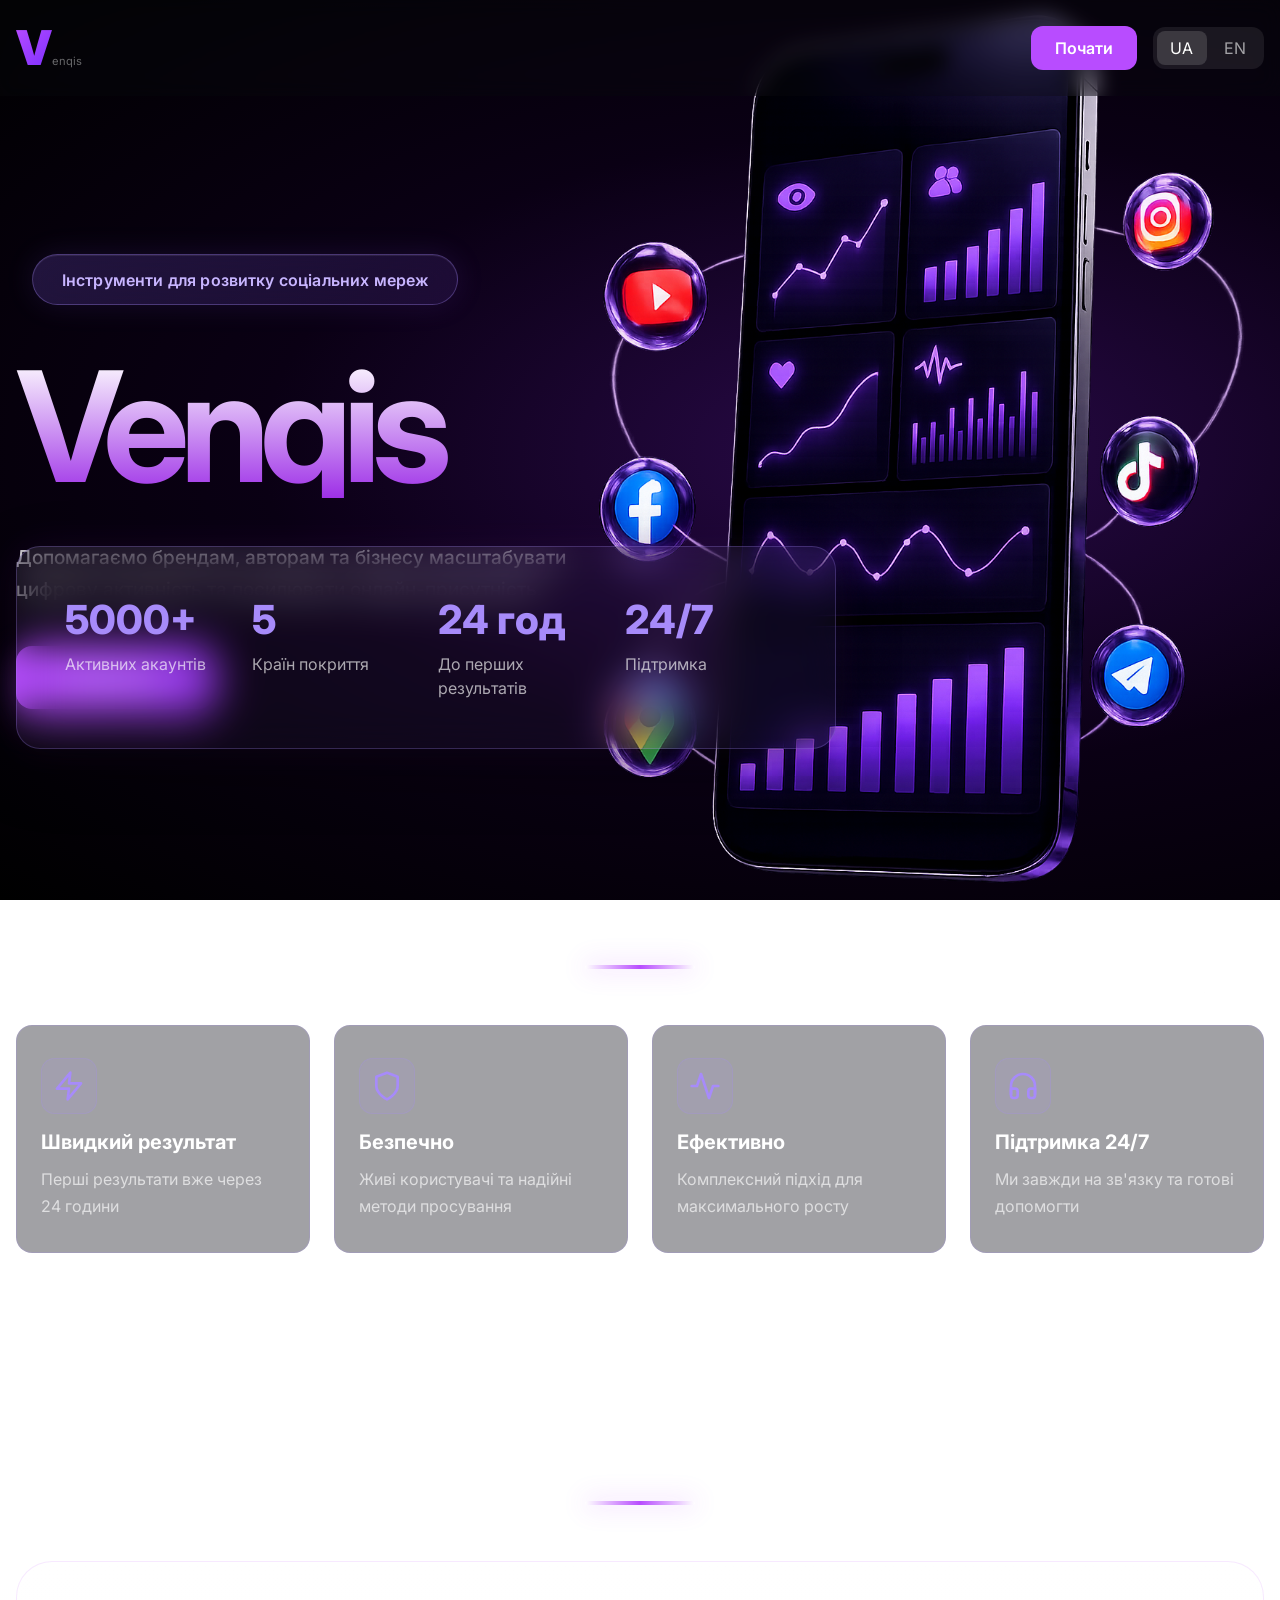
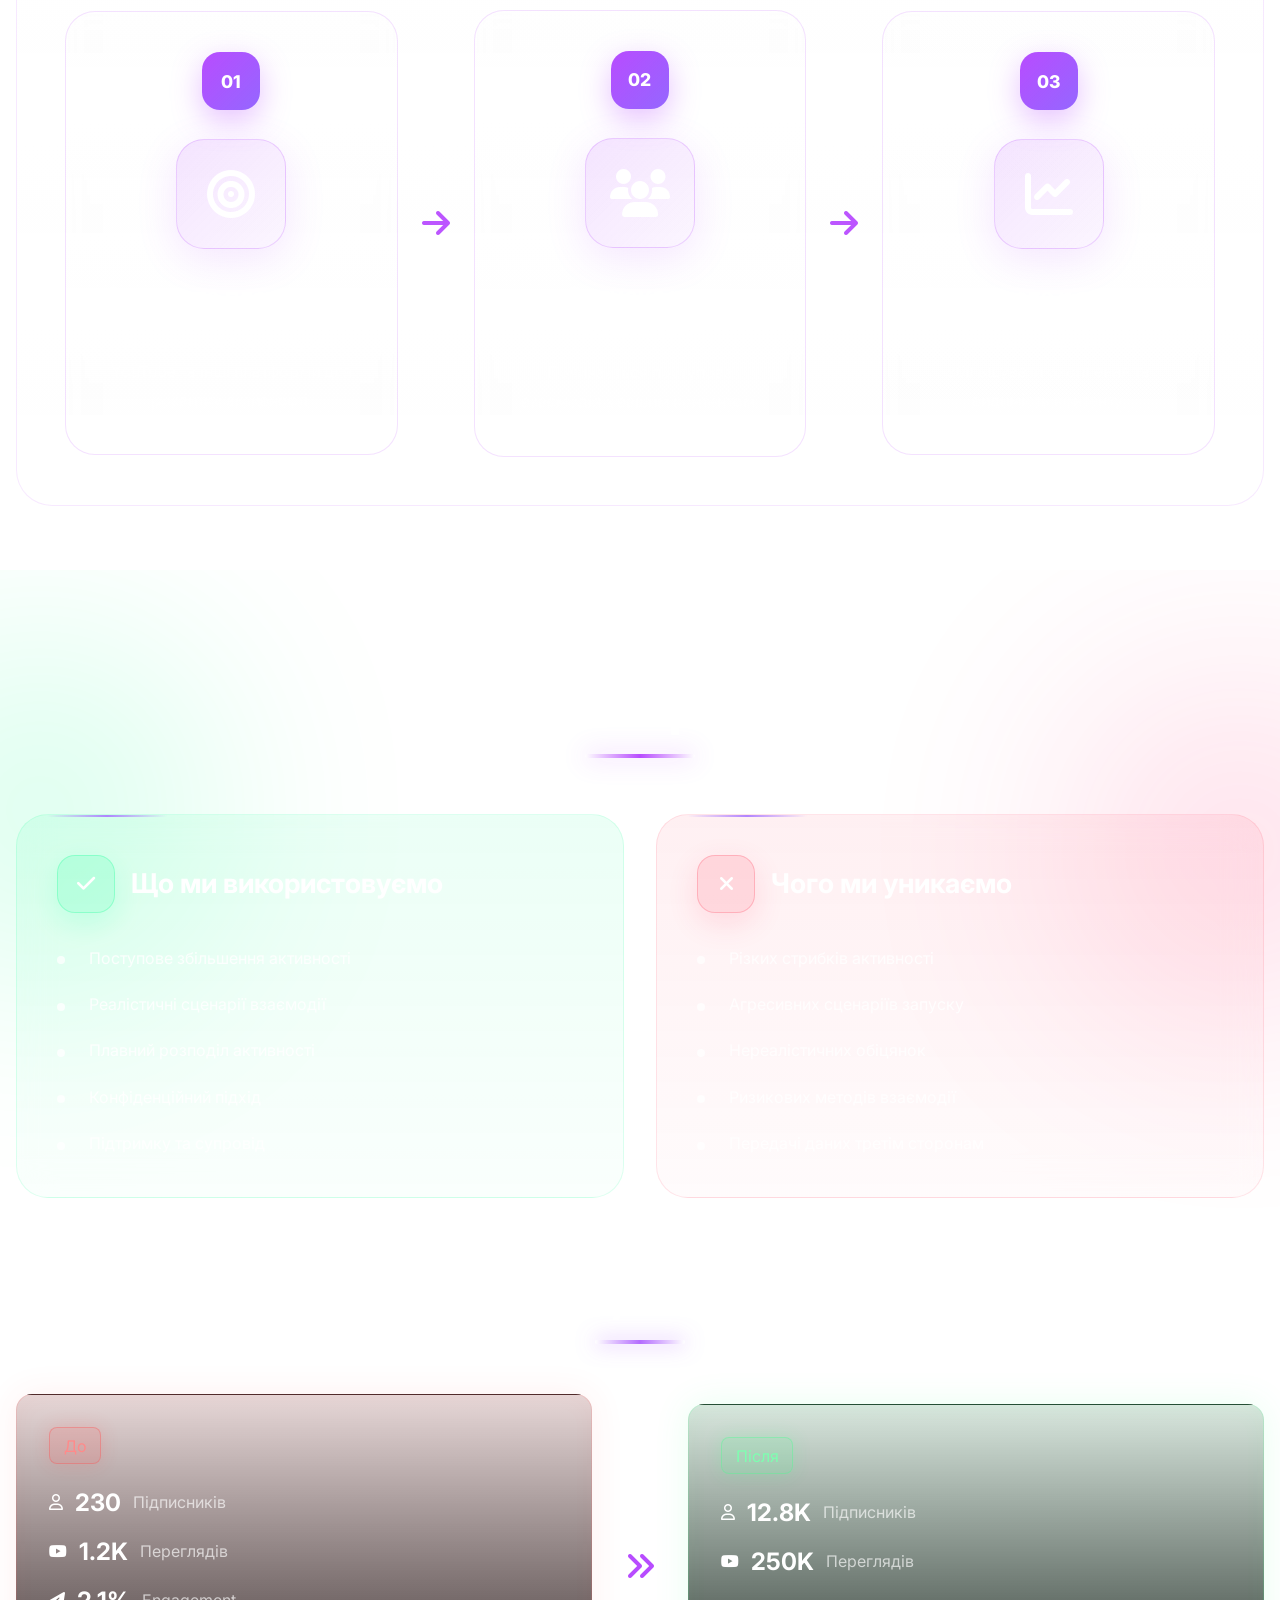
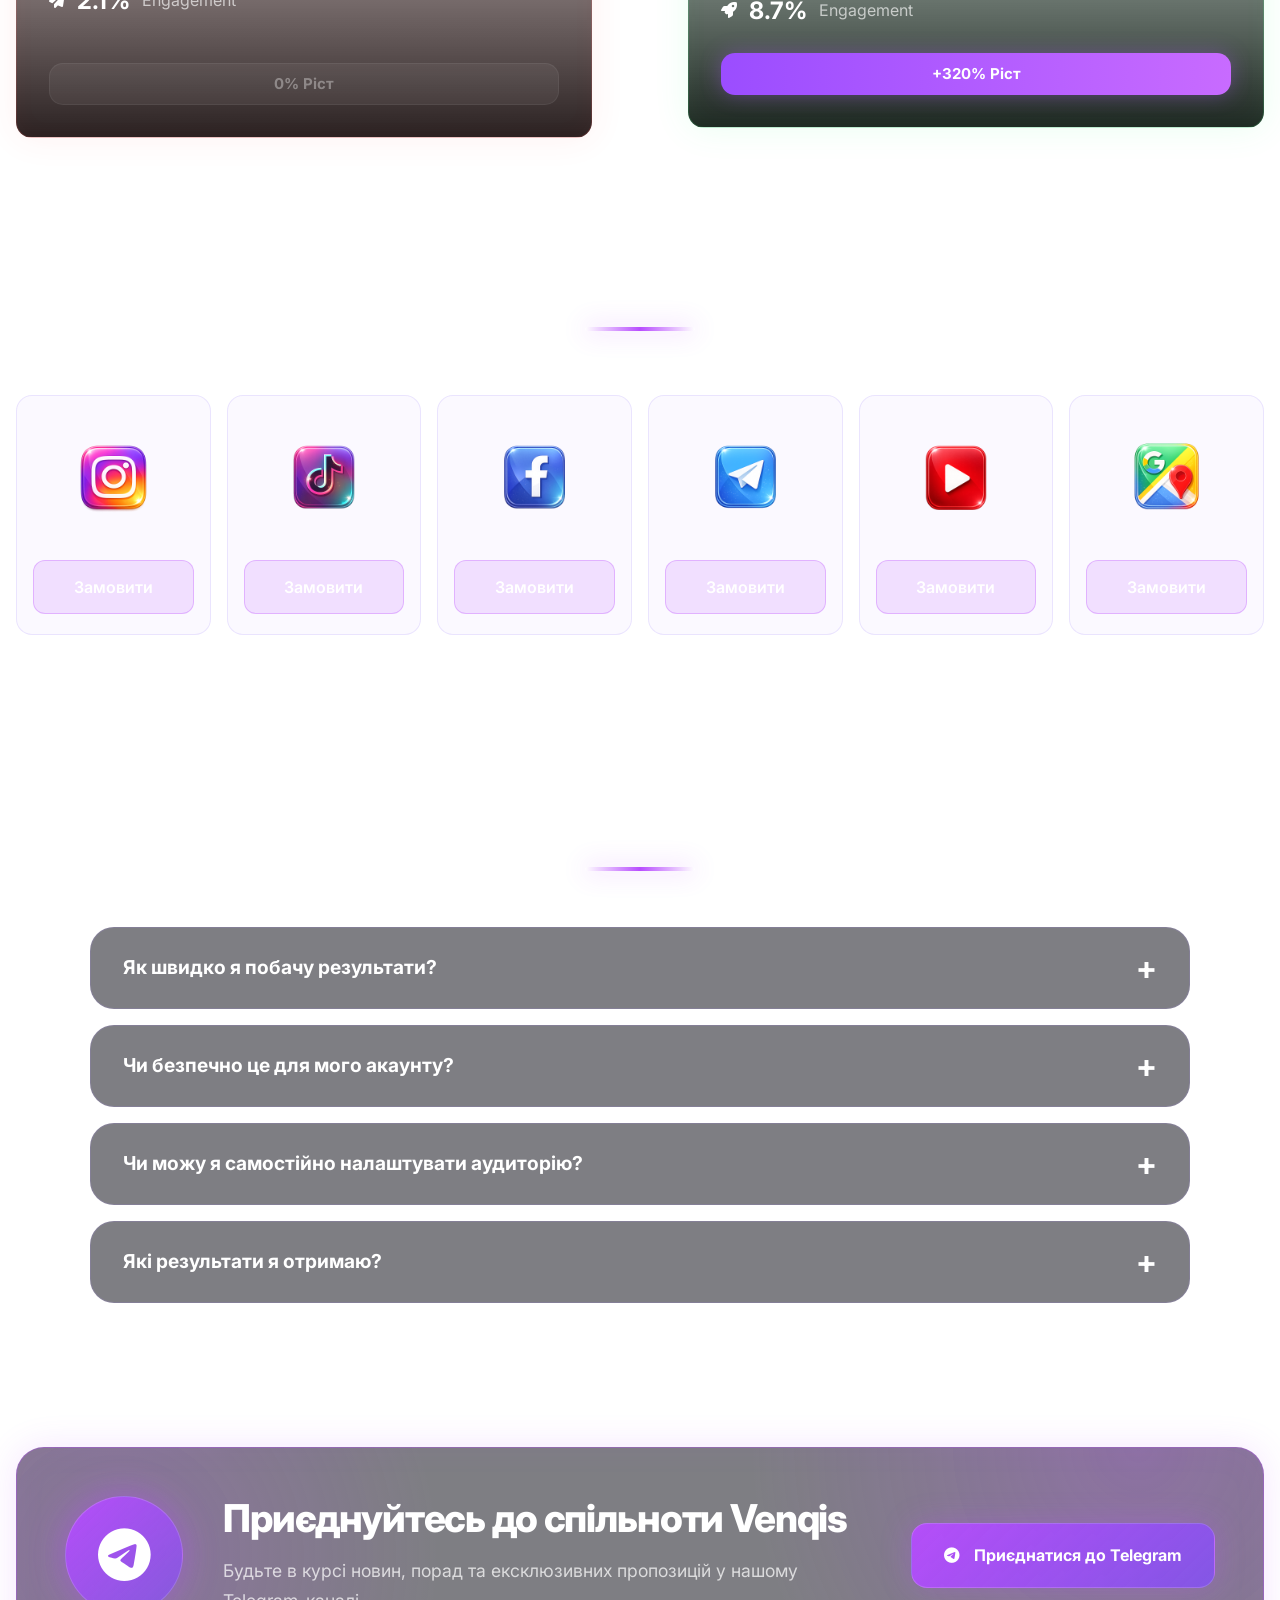
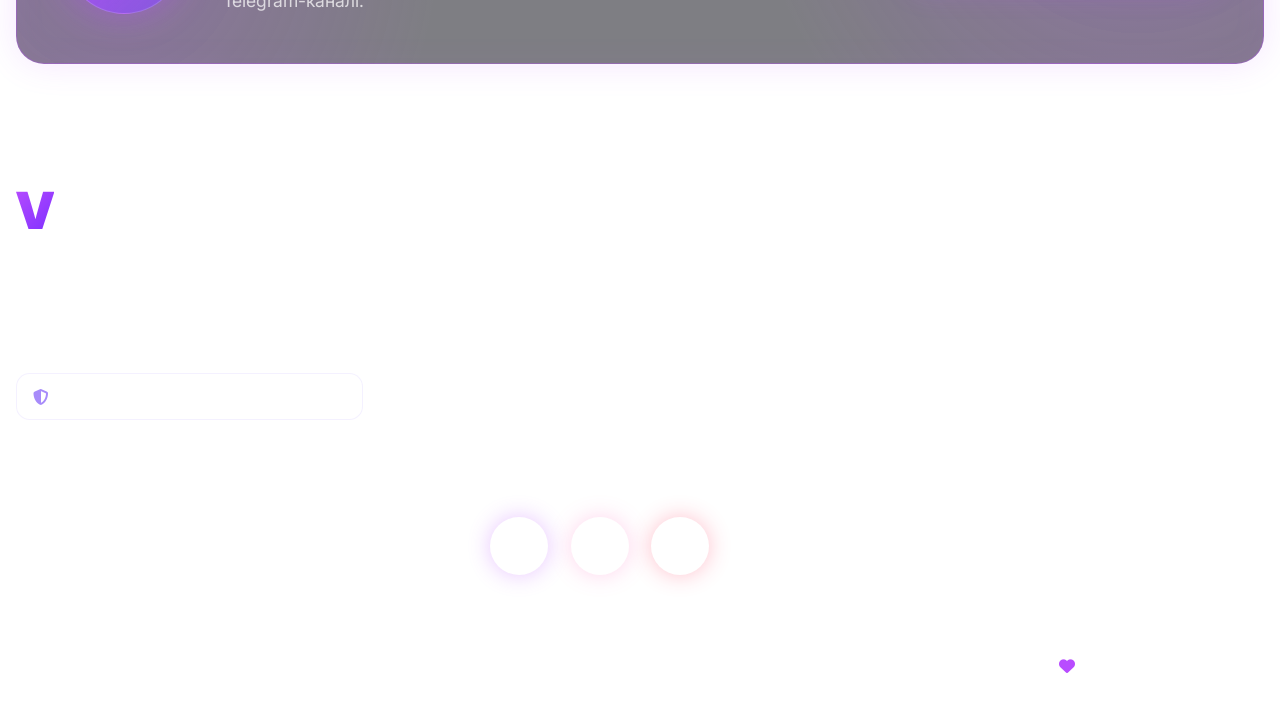
<file: templates/index.html>
<!DOCTYPE html>
<html lang="uk">

<link rel="stylesheet" href="https://cdnjs.cloudflare.com/ajax/libs/font-awesome/6.5.1/css/all.min.css" />

<head>
    <meta charset="UTF-8" />
    <meta name="viewport" content="width=device-width, initial-scale=1.0" />

    <title>Venqis - Інструменти для розвитку соціальних мереж</title>

    <link rel="stylesheet" href="../static/style.css" />

    <link rel="stylesheet" href="https://cdnjs.cloudflare.com/ajax/libs/font-awesome/6.5.1/css/all.min.css" />
</head>

<body>

    <!-- ================= HEADER ================= -->
    <header class="header">
        <div class="container">
            <div class="header-row">

                <div class="logo">
                    <span class="logo-v">V</span>
                    <span class="logo-rest">enqis</span>
                </div>

                <div class="header-actions">

                    <button class="btn btn-header" data-lang="nav_start">
                        Почати
                    </button>

                    <div class="lang-switcher">

                        <button class="lang-btn active" data-lang-code="uk" type="button">
                            UA
                        </button>

                        <button class="lang-btn" data-lang-code="en" type="button">
                            EN
                        </button>

                    </div>
                </div>

            </div>
        </div>
    </header>

    <!-- ================= HERO ================= -->
    <section class="hero-section">

        <div class="container">

            <div class="hero-grid">

                <!-- LEFT -->
                <div class="hero-content">

                    <div class="hero-badge" data-lang="hero_badge">
                        Інструменти для розвитку соціальних мереж
                    </div>

                    <h1 class="hero-title">
                        Venqis
                    </h1>

                    <p class="hero-text" data-lang="hero_text">
                        Допомагаємо брендам, авторам та бізнесу масштабувати цифрову активність та посилювати
                        онлайн-присутність.
                    </p>

                    <div class="hero-actions">

                        <button class="btn btn-primary" data-lang="hero_btn_start">
                            Розпочати
                        </button>

                    </div>

                </div>

                <!-- RIGHT -->
                <div class="hero-image">

                    <img src="../static/phone.png" alt="Venqis App" />

                </div>

            </div>

        </div>

    </section>

    <!-- ================= STATS ================= -->
    <section class="stats-section">

        <div class="container">

            <div class="stats-bar">

                <div class="stat-item">
                    <div class="stat-number">5000+</div>

                    <div class="stat-label" data-lang="stat_accounts">
                        Активних акаунтів
                    </div>
                </div>

                <div class="stat-item">
                    <div class="stat-number">5</div>

                    <div class="stat-label" data-lang="stat_countries">
                        Країн покриття
                    </div>
                </div>

                <div class="stat-item">
                    <div class="stat-number">24 год</div>

                    <div class="stat-label" data-lang="stat_results">
                        До перших результатів
                    </div>
                </div>

                <div class="stat-item">
                    <div class="stat-number">24/7</div>

                    <div class="stat-label" data-lang="stat_support">
                        Підтримка
                    </div>
                </div>

            </div>

        </div>

    </section>

    <!-- ================= FEATURES ================= -->
    <section class="features-section">

        <div class="container">
            <div class="features-heading">
                <h2 class="features-title" data-lang="features_title">
                    Створено для стабільного росту
                </h2>
            </div>

            <div class="features-grid">

                <!-- ITEM -->
                <article class="feature-item">

                    <div class="feature-icon">
                        <svg viewBox="0 0 24 24" fill="none">
                            <polygon points="13 2 3 14 12 14 11 22 21 10 12 10 13 2"></polygon>
                        </svg>
                    </div>

                    <div class="feature-content">

                        <h3 data-lang="feature_fast_title">
                            Швидкий результат
                        </h3>

                        <p data-lang="feature_fast_text">
                            Перші результати вже через 24 години
                        </p>

                    </div>

                </article>

                <!-- ITEM -->
                <article class="feature-item">

                    <div class="feature-icon">
                        <svg viewBox="0 0 24 24" fill="none">
                            <path d="M12 22s8-4 8-10V5l-8-3-8 3v7c0 6 8 10 8 10z" />
                        </svg>
                    </div>

                    <div class="feature-content">

                        <h3 data-lang="feature_safe_title">
                            Безпечно
                        </h3>

                        <p data-lang="feature_safe_text">
                            Живі користувачі та надійні методи просування
                        </p>

                    </div>

                </article>

                <!-- ITEM -->
                <article class="feature-item">

                    <div class="feature-icon">
                        <svg viewBox="0 0 24 24" fill="none">
                            <polyline points="22 12 18 12 15 21 9 3 6 12 2 12"></polyline>
                        </svg>
                    </div>

                    <div class="feature-content">

                        <h3 data-lang="feature_effective_title">
                            Ефективно
                        </h3>

                        <p data-lang="feature_effective_text">
                            Комплексний підхід для максимального росту
                        </p>

                    </div>

                </article>

                <!-- ITEM -->
                <article class="feature-item">

                    <div class="feature-icon">
                        <svg viewBox="0 0 24 24" fill="none">
                            <path d="M3 18v-6a9 9 0 0 1 18 0v6"></path>
                            <path
                                d="M21 19a2 2 0 0 1-2 2h-1a2 2 0 0 1-2-2v-3a2 2 0 0 1 2-2h3zM3 19a2 2 0 0 0 2 2h1a2 2 0 0 0 2-2v-3a2 2 0 0 0-2-2H3z">
                            </path>
                        </svg>
                    </div>

                    <div class="feature-content">

                        <h3 data-lang="feature_support_title">
                            Підтримка 24/7
                        </h3>

                        <p data-lang="feature_support_text">
                            Ми завжди на зв'язку та готові допомогти
                        </p>

                    </div>

                </article>

            </div>

        </div>

    </section>
    <section class="process-section">
    
        <div class="container">
    
            <div class="process-heading">
                <h2 class="process-title" data-lang="process_title">
                    Як відбувається взаємодія
                </h2>
            </div>
    
            <div class="process-wrapper">
            
                <div class="process-grid">
            
                    <div class="process-card">
            
                        <div class="process-number">
                            01
                        </div>
            
                        <div class="process-icon">
                            <i class="fa-solid fa-bullseye"></i>
                        </div>
            
                        <h3 class="process-card-title" data-lang="process_card_1_title">
                            Обираєте платформу
                        </h3>
            
                        <p class="process-card-text" data-lang="process_card_1_text">
                            Instagram, TikTok, Telegram, YouTube та інші платформи для розвитку активності.
                        </p>
            
                    </div>
            
                    <div class="process-arrow">
                        <i class="fa-solid fa-arrow-right"></i>
                    </div>
            
                    <div class="process-card">
            
                        <div class="process-number">
                            02
                        </div>
            
                        <div class="process-icon">
                            <i class="fa-solid fa-users"></i>
                        </div>
            
                        <h3 class="process-card-title" data-lang="process_card_2_title">
                            Запускаємо кампанію
                        </h3>
            
                        <p class="process-card-text" data-lang="process_card_2_text">
                            Починається поступова взаємодія з вашим контентом.
                        </p>
            
                    </div>
            
                    <div class="process-arrow">
                        <i class="fa-solid fa-arrow-right"></i>
                    </div>
            
                    <div class="process-card">
            
                        <div class="process-number">
                            03
                        </div>
            
                        <div class="process-icon">
                            <i class="fa-solid fa-chart-line"></i>
                        </div>
            
                        <h3 class="process-card-title" data-lang="process_card_3_title">
                            Отримуєте результат
                        </h3>
            
                        <p class="process-card-text" data-lang="process_card_3_text">
                            Активність допомагає збільшувати охоплення та видимість контенту.
                        </p>
            
                    </div>
            
                </div>
            
            </div>
    
        </div>
    
    </section>
    <section class="safety-section">
    
        <div class="container">
    
            <div class="safety-heading">
                <h2 class="safety-title" data-lang="safety_title">
                    Безпека та прозорість
                </h2>
            </div>
    
            <div class="safety-grid">
    
                <!-- LEFT -->
    
                <div class="safety-card safety-positive">
    
                    <div class="safety-card-header">
    
                        <div class="safety-icon positive-icon">
                            <i class="fa-solid fa-check"></i>
                        </div>
    
                        <h3 data-lang="safety_positive_title">
                            Що ми використовуємо
                        </h3>
    
                    </div>
    
                    <ul class="safety-list">
    
                        <li data-lang="safety_positive_1">
                            Поступове збільшення активності
                        </li>
    
                        <li data-lang="safety_positive_2">
                            Реалістичні сценарії взаємодії
                        </li>
    
                        <li data-lang="safety_positive_3">
                            Плавний розподіл активності
                        </li>
    
                        <li data-lang="safety_positive_4">
                            Конфіденційний підхід
                        </li>
    
                        <li data-lang="safety_positive_5">
                            Підтримку та супровід
                        </li>
    
                    </ul>
    
                </div>
    
                <!-- RIGHT -->
    
                <div class="safety-card safety-negative">
    
                    <div class="safety-card-header">
    
                        <div class="safety-icon negative-icon">
                            <i class="fa-solid fa-xmark"></i>
                        </div>
    
                        <h3 data-lang="safety_negative_title">
                            Чого ми уникаємо
                        </h3>
    
                    </div>
    
                    <ul class="safety-list">
    
                        <li data-lang="safety_negative_1">
                            Різких стрибків активності
                        </li>
    
                        <li data-lang="safety_negative_2">
                            Агресивних сценаріїв запуску
                        </li>
    
                        <li data-lang="safety_negative_3">
                            Нереалістичних обіцянок
                        </li>
    
                        <li data-lang="safety_negative_4">
                            Ризикових методів взаємодії
                        </li>
    
                        <li data-lang="safety_negative_5">
                            Передачі даних третім сторонам
                        </li>
    
                    </ul>
    
                </div>
    
            </div>
    
        </div>
    
    </section>
    <!-- ================= RESULTS ================= -->
    <section class="results-section">
    
        <div class="container">
    
            <h2 class="section-title" data-lang="results_title">
                Результат, який видно
            </h2>
    
            <p class="section-subtitle lang-en" style="display:none;">
                Focused on stability, natural engagement and long-term growth.
            </p>
    
            <div class="results-grid">
    
                <!-- BEFORE -->
                <div class="result-card result-card--before">
    
                    <div class="result-badge result-badge--before">До</div>
                        
    
                    <div class="result-stats">
    
                        <div class="result-stat">
                            <i class="fa-regular fa-user"></i>
                            <span>230</span>
    
                            <p data-lang="result_followers">
                                Підписників
                            </p>
                        </div>
    
                        <div class="result-stat">
                            <i class="fa-brands fa-youtube"></i>
                            <span>1.2K</span>
    
                            <p data-lang="result_views">
                                Переглядів
                            </p>
                        </div>
    
                        <div class="result-stat">
                            <i class="fa-solid fa-paper-plane"></i>
                            <span>2.1%</span>
                            <p>Engagement</p>
                        </div>
                        <div class="growth-bar growth-bar--before">
                            <span>0% Ріст</span>
                        </div>
                    </div>
    
                </div>
    
                <!-- ARROW -->
                <div class="result-arrow">
                    <i class="fa-solid fa-angles-right"></i>
                </div>
    
                <!-- AFTER -->
                <div class="result-card result-card--after">
    
                    <div class="result-badge result-badge--after">Після</div>
                        
                    
    
                    <div class="result-stats">
    
                        <div class="result-stat">
                            <i class="fa-regular fa-user"></i>
                            <span>12.8K</span>
    
                            <p data-lang="result_followers">
                                Підписників
                            </p>
                        </div>
    
                        <div class="result-stat">
                            <i class="fa-brands fa-youtube"></i>
                            <span>250K</span>
    
                            <p data-lang="result_views">
                                Переглядів
                            </p>
                        </div>
    
                        <div class="result-stat">
                            <i class="fa-solid fa-rocket"></i>
                            <span>8.7%</span>
                            <p>Engagement</p>
                        </div>
                    </div>
    
                    <div class="growth-bar growth-bar--after">
                        <span>+320% Ріст</span>
                    </div>
    
                </div>
    
            </div>
    
        </div>
    
    </section>
    <!-- ================= PLATFORMS ================= -->
    <section class="platforms-section">

        <div class="container">
            <div class="platforms-intro">
                <h2 data-lang="platforms_intro_title">
                    Створюйте сильніший діджитал-бренд разом з Venqis
                </h2>
            </div>

            <div class="platforms-grid">

                <div class="platform-card">
                    <img src="/static/icons/instagram_transparent.png" alt="Instagram">

                    <button class="platform-btn" data-lang="btn_order">
                        Замовити
                    </button>
                </div>

                <div class="platform-card">
                    <img src="/static/icons/tiktok_transparent.png" alt="TikTok">

                    <button class="platform-btn" data-lang="btn_order">
                        Замовити
                    </button>
                </div>

                <div class="platform-card">
                    <img src="/static/icons/facebook_transparent.png" alt="Facebook">

                    <button class="platform-btn" data-lang="btn_order">
                        Замовити
                    </button>
                </div>

                <div class="platform-card">
                    <img src="/static/icons/telegram_transparent.png" alt="Telegram">

                    <button class="platform-btn" data-lang="btn_order">
                        Замовити
                    </button>
                </div>

                <div class="platform-card">
                    <img src="/static/icons/youtube_transparent.png" alt="YouTube">

                    <button class="platform-btn" data-lang="btn_order">
                        Замовити
                    </button>
                </div>

                <div class="platform-card">
                    <img src="/static/icons/googlemaps_transparent.png" alt="Google Maps">

                    <button class="platform-btn" data-lang="btn_order">
                        Замовити
                    </button>
                </div>

            </div>

        </div>

    </section>

    <script src="../static/script.js"></script>
    <section class="faq-section">
    
        <div class="container">
    
            <div class="faq-heading">
                <h2 class="section-title" data-lang="faq_title">
                    Часті питання
                </h2>
            </div>
    
            <div class="faq-list">
    
                <div class="faq-item">
                    <button class="faq-question" type="button">
                        <span data-lang="faq_1_question">
                            Скільки часу потрібно для старту кампанії?
                        </span>
    
                        <span class="faq-icon">+</span>
                    </button>
    
                    <div class="faq-answer" data-lang="faq_1_answer">
                        Перші запуски зазвичай стартують протягом 24 годин після оформлення замовлення.
                    </div>
                </div>
    
                <div class="faq-item">
                    <button class="faq-question" type="button">
                        <span data-lang="faq_2_question">
                            Чи безпечно для мого акаунту?
                        </span>
    
                        <span class="faq-icon">+</span>
                    </button>
    
                    <div class="faq-answer" data-lang="faq_2_answer">
                        Ми використовуємо поступову та природну взаємодію без ризикових методів просування.
                    </div>
                </div>
    
                <div class="faq-item">
                    <button class="faq-question" type="button">
                        <span data-lang="faq_3_question">
                            Чи можу я самостійно налаштувати аудиторію?
                        </span>
    
                        <span class="faq-icon">+</span>
                    </button>
    
                    <div class="faq-answer" data-lang="faq_3_answer">
                        Так, ви можете обрати потрібні параметри аудиторії, а ми допоможемо адаптувати запуск під платформу
                        та цілі кампанії.
                    </div>
                </div>
    
                <div class="faq-item">
                    <button class="faq-question" type="button">
                        <span data-lang="faq_4_question">
                            Які результати я отримаю?
                        </span>
    
                        <span class="faq-icon">+</span>
                    </button>
    
                    <div class="faq-answer" data-lang="faq_4_answer">
                        Ви отримаєте зростання активності, охоплення та більш природну взаємодію з контентом.
                    </div>
                </div>
    
            </div>
    
        </div>
    
    </section>
    <!-- ================= FOOTER CTA ================= -->
    <section class="footer-cta-section">
    
        <div class="container">
    
            <div class="footer-cta">
    
                <div class="footer-cta-icon">
                    <i class="fa-brands fa-telegram"></i>
                </div>
    
                <div class="footer-cta-content">
                    <h2 data-lang="footer_cta_title">
                        Приєднуйтесь до спільноти Venqis
                    </h2>
    
                    <p data-lang="footer_cta_text">
                        Будьте в курсі новин, порад та ексклюзивних пропозицій у нашому Telegram-каналі.
                    </p>
                </div>
    
                <a href="#" class="footer-cta-btn">
                    <i class="fa-brands fa-telegram"></i>
                    <span data-lang="footer_cta_btn">
                        Приєднатися до Telegram
                    </span>
                </a>
    
            </div>
    
        </div>
    
    </section>
    
    <!-- ================= FOOTER ================= -->
    <footer class="footer">
    
        <div class="container">
    
            <div class="footer-top">
    
                <div class="footer-brand">
    
                    <div class="footer-logo">
                        <span class="footer-logo-v">V</span>
                        <span class="footer-logo-text">enqis</span>
                    </div>
    
                    <p data-lang="footer_brand_text">
                        Приватна мережа живих акаунтів для органічного просування вашого контенту по всьому світу.
                    </p>
    
                    <div class="footer-badges">
                        <span><i class="fa-solid fa-shield-halved"></i></span>
                        <span data-lang="footer_badge_safe">Безпечно</span>
                        <span>•</span>
                        <span data-lang="footer_badge_organic">Органічно</span>
                        <span>•</span>
                        <span data-lang="footer_badge_effective">Ефективно</span>
                    </div>
    
                </div>
    
                <div class="footer-links">
    
                    <div class="footer-column">
                        <h3 data-lang="footer_product">Продукт</h3>
    
                        <a href="#" data-lang="footer_how">Як це працює</a>
                        <a href="#" data-lang="footer_prices">Тарифи</a>
                        <a href="#" data-lang="footer_api">API для партнерів</a>
                        <a href="#" data-lang="footer_faq">FAQ</a>
                    </div>
    
                    <div class="footer-column">
                        <h3 data-lang="footer_company">Компанія</h3>
    
                        <a href="#" data-lang="footer_about">Про нас</a>
                        <a href="#" data-lang="footer_blog">Блог</a>
                        <a href="#" data-lang="footer_contacts">Контакти</a>
                        <a href="#" data-lang="footer_career">Кар'єра</a>
                    </div>
    
                    <div class="footer-column">
                        <h3 data-lang="footer_support">Підтримка</h3>
    
                        <a href="#" data-lang="footer_help">Центр допомоги</a>
                        <a href="#" data-lang="footer_telegram_support">Telegram-підтримка</a>
                        <a href="#" data-lang="footer_refund">Політика повернення</a>
                        <a href="#" data-lang="footer_status">Статус сервісів</a>
                    </div>
    
                    <div class="footer-column">
                        <h3 data-lang="footer_legal">Правова інформація</h3>
    
                        <a href="#" data-lang="footer_privacy">Політика конфіденційності</a>
                        <a href="#" data-lang="footer_terms">Умови користування</a>
                        <a href="#" data-lang="footer_refund">Політика повернення</a>
                    </div>
    
                </div>
    
            </div>
    
            <div class="footer-social">
    
                <p data-lang="footer_social_title">
                    Ми в соціальних мережах
                </p>
    
                <div class="footer-social-links">
                    <a href="#" class="social-link social-telegram" aria-label="Telegram">
                        <i class="fa-brands fa-telegram"></i>
                    </a>
    
                    <a href="#" class="social-link social-instagram" aria-label="Instagram">
                        <i class="fa-brands fa-instagram"></i>
                    </a>
    
                    <a href="#" class="social-link social-youtube" aria-label="YouTube">
                        <i class="fa-brands fa-youtube"></i>
                    </a>
    
                    <a href="#" class="social-link social-x" aria-label="X">
                        <i class="fa-brands fa-x-twitter"></i>
                    </a>
                </div>
    
            </div>
    
            <div class="footer-bottom">
    
                <p data-lang="footer_copyright">
                    © 2025 Venqis. Усі права захищені.
                </p>
    
                <p>
                    <span data-lang="footer_made">Створено з</span>
                    <i class="fa-solid fa-heart"></i>
                    <span data-lang="footer_for">для творців та брендів.</span>
                </p>
    
            </div>
    
        </div>
    
    </footer>


</body>

</html>
</file>
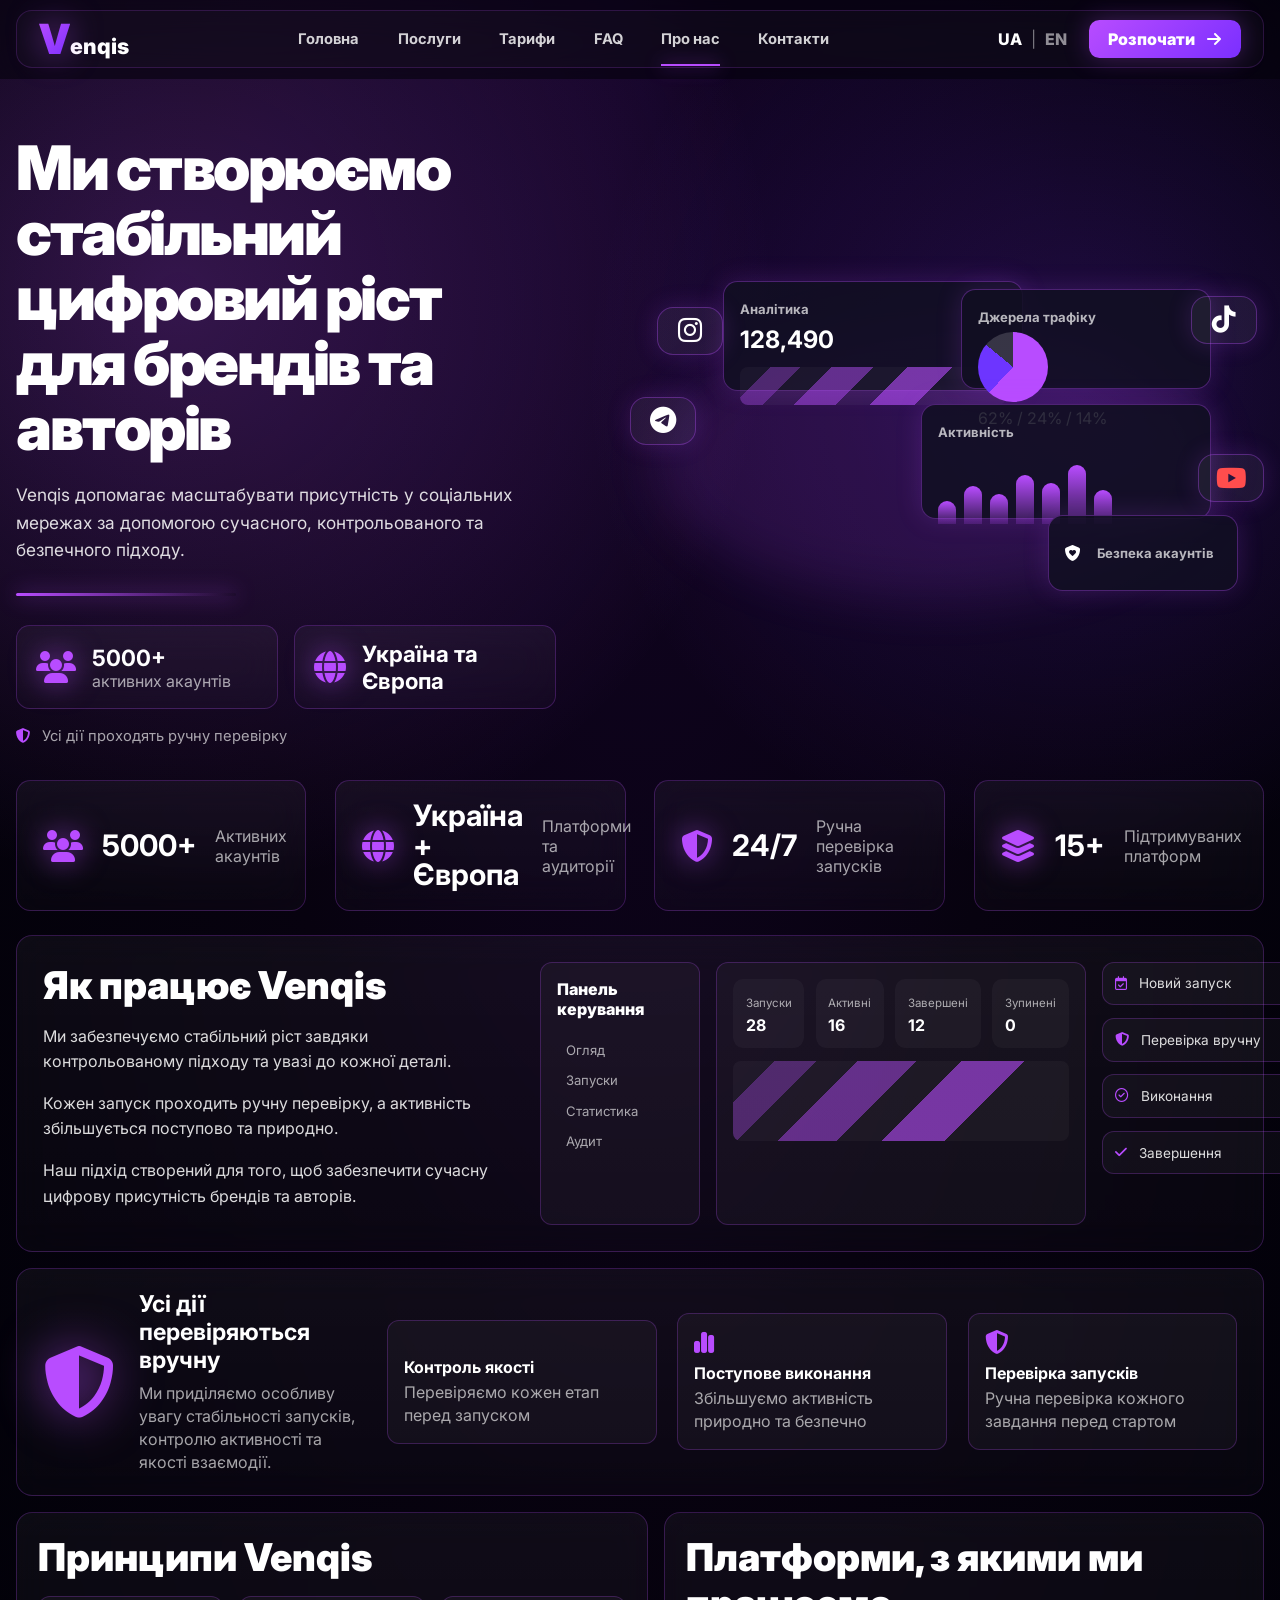
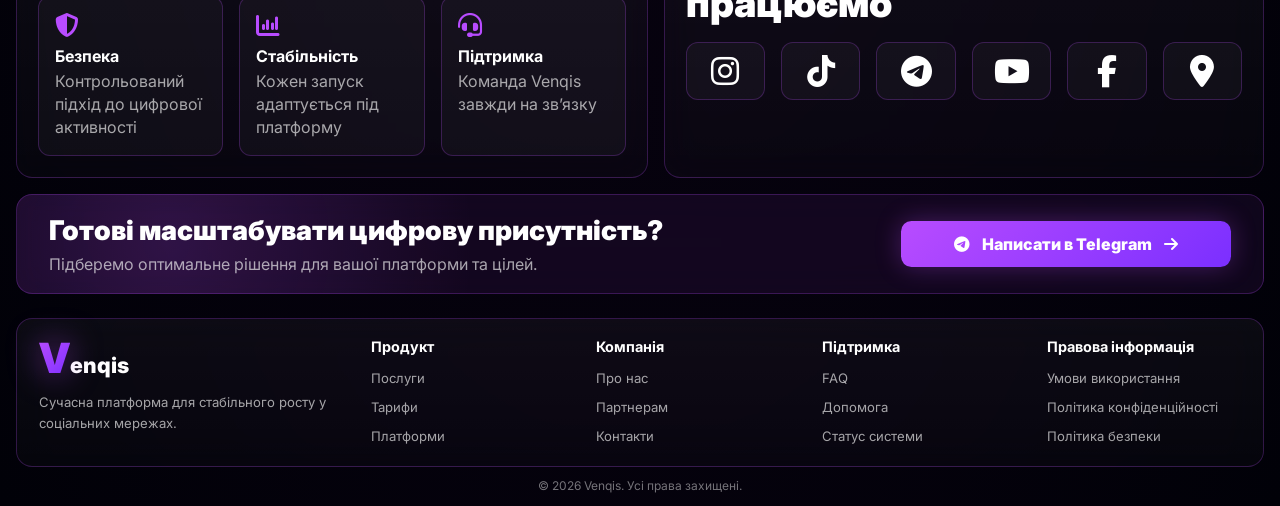
<file: templates/about.html>
<!DOCTYPE html>
<html lang="uk">
<head>
    <meta charset="UTF-8" />
    <meta name="viewport" content="width=device-width, initial-scale=1.0" />
    <title>Venqis - Про нас</title>

    <link rel="stylesheet" href="../static/about.css" />
    <link rel="stylesheet" href="https://cdnjs.cloudflare.com/ajax/libs/font-awesome/6.5.1/css/all.min.css" />
</head>

<body>
<header class="header">
    <div class="container">
        <div class="header-row">
            <a href="index.html" class="logo">
                <span class="logo-v">V</span>
                <span class="logo-rest">enqis</span>
            </a>

            <nav class="nav">
                <a href="index.html" data-lang="nav_home">Головна</a>
                <a href="#" data-lang="nav_services">Послуги</a>
                <a href="tariffs.html" data-lang="nav_prices">Тарифи</a>
                <a href="#" data-lang="nav_faq">FAQ</a>
                <a href="about.html" class="active" data-lang="nav_about">Про нас</a>
                <a href="contacts.html" data-lang="nav_contacts">Контакти</a>
            </nav>

            <div class="header-actions">
                <div class="lang-switcher">
                    <button class="lang-btn active" data-lang-code="uk" type="button">UA</button>
                    <span>|</span>
                    <button class="lang-btn" data-lang-code="en" type="button">EN</button>
                </div>

                <a href="#" class="btn-header">
                    <span data-lang="nav_start">Розпочати</span>
                    <i class="fa-solid fa-arrow-right"></i>
                </a>
            </div>
        </div>
    </div>
</header>

<main>
    <section class="about-hero">
        <div class="container">
            <div class="about-hero-grid">
                <div class="about-hero-content">
                    <h1 data-lang="about_title">
                        Ми створюємо стабільний цифровий ріст для брендів та авторів
                    </h1>

                    <p data-lang="about_text">
                        Venqis допомагає масштабувати присутність у соціальних мережах за допомогою сучасного,
                        контрольованого та безпечного підходу.
                    </p>

                    <div class="hero-line"></div>

                    <div class="hero-pills">
                        <div class="hero-pill">
                            <i class="fa-solid fa-users"></i>
                            <div>
                                <strong>5000+</strong>
                                <span data-lang="active_accounts">активних акаунтів</span>
                            </div>
                        </div>

                        <div class="hero-pill">
                            <i class="fa-solid fa-globe"></i>
                            <div>
                                <strong data-lang="ukraine_europe">Україна та Європа</strong>
                            </div>
                        </div>
                    </div>

                    <div class="hero-note">
                        <i class="fa-solid fa-shield-halved"></i>
                        <span data-lang="manual_note">Усі дії проходять ручну перевірку</span>
                    </div>
                </div>

                <div class="about-visual">
                    <div class="visual-board visual-analytics">
                        <span data-lang="visual_analytics">Аналітика</span>
                        <strong>128,490</strong>
                        <div class="chart-line"></div>
                    </div>

                    <div class="visual-board visual-traffic">
                        <span data-lang="visual_traffic">Джерела трафіку</span>
                        <div class="donut"></div>
                        <p>62% / 24% / 14%</p>
                    </div>

                    <div class="visual-board visual-bars">
                        <span data-lang="visual_activity">Активність</span>
                        <div class="bars">
                            <i></i><i></i><i></i><i></i><i></i><i></i><i></i>
                        </div>
                    </div>

                    <div class="visual-board visual-check">
                        <i class="fa-solid fa-shield-heart"></i>
                        <span data-lang="account_security">Безпека акаунтів</span>
                    </div>

                    <div class="floating-icon instagram"><i class="fa-brands fa-instagram"></i></div>
                    <div class="floating-icon telegram"><i class="fa-brands fa-telegram"></i></div>
                    <div class="floating-icon tiktok"><i class="fa-brands fa-tiktok"></i></div>
                    <div class="floating-icon youtube"><i class="fa-brands fa-youtube"></i></div>
                </div>
            </div>

            <div class="stats-grid">
                <div class="stat-card">
                    <i class="fa-solid fa-users"></i>
                    <strong>5000+</strong>
                    <span data-lang="stat_accounts">Активних акаунтів</span>
                </div>

                <div class="stat-card">
                    <i class="fa-solid fa-globe"></i>
                    <strong data-lang="stat_region">Україна + Європа</strong>
                    <span data-lang="stat_region_text">Платформи та аудиторії</span>
                </div>

                <div class="stat-card">
                    <i class="fa-solid fa-shield-halved"></i>
                    <strong>24/7</strong>
                    <span data-lang="stat_check">Ручна перевірка запусків</span>
                </div>

                <div class="stat-card">
                    <i class="fa-solid fa-layer-group"></i>
                    <strong>15+</strong>
                    <span data-lang="stat_platforms">Підтримуваних платформ</span>
                </div>
            </div>
        </div>
    </section>

    <section class="work-section">
        <div class="container">
            <div class="work-panel">
                <div class="work-text">
                    <h2 data-lang="work_title">Як працює Venqis</h2>

                    <p data-lang="work_text_1">
                        Ми забезпечуємо стабільний ріст завдяки контрольованому підходу та увазі до кожної деталі.
                    </p>

                    <p data-lang="work_text_2">
                        Кожен запуск проходить ручну перевірку, а активність збільшується поступово та природно.
                    </p>

                    <p data-lang="work_text_3">
                        Наш підхід створений для того, щоб забезпечити сучасну цифрову присутність брендів та авторів.
                    </p>
                </div>

                <div class="work-dashboard">
                    <div class="dashboard-menu">
                        <span data-lang="dashboard_title">Панель керування</span>
                        <p data-lang="dashboard_review">Огляд</p>
                        <p data-lang="dashboard_launches">Запуски</p>
                        <p data-lang="dashboard_stats">Статистика</p>
                        <p data-lang="dashboard_audit">Аудит</p>
                    </div>

                    <div class="dashboard-main">
                        <div class="dashboard-cards">
                            <div><span data-lang="launches">Запуски</span><strong>28</strong></div>
                            <div><span data-lang="active">Активні</span><strong>16</strong></div>
                            <div><span data-lang="done">Завершені</span><strong>12</strong></div>
                            <div><span data-lang="paused">Зупинені</span><strong>0</strong></div>
                        </div>

                        <div class="dashboard-chart"></div>
                    </div>

                    <div class="dashboard-steps">
                        <div><i class="fa-regular fa-calendar-check"></i><span data-lang="step_new">Новий запуск</span></div>
                        <div><i class="fa-solid fa-shield-halved"></i><span data-lang="step_review">Перевірка вручну</span></div>
                        <div><i class="fa-regular fa-circle-check"></i><span data-lang="step_run">Виконання</span></div>
                        <div><i class="fa-solid fa-check"></i><span data-lang="step_finish">Завершення</span></div>
                    </div>
                </div>
            </div>

            <div class="manual-panel">
                <div class="manual-main">
                    <i class="fa-solid fa-shield-halved"></i>
                    <div>
                        <h2 data-lang="manual_title">Усі дії перевіряються вручну</h2>
                        <p data-lang="manual_text">
                            Ми приділяємо особливу увагу стабільності запусків, контролю активності та якості взаємодії.
                        </p>
                    </div>
                </div>

                <div class="manual-card">
                    <i class="fa-solid fa-shield-check"></i>
                    <strong data-lang="quality_control">Контроль якості</strong>
                    <span data-lang="quality_text">Перевіряємо кожен етап перед запуском</span>
                </div>

                <div class="manual-card">
                    <i class="fa-solid fa-chart-simple"></i>
                    <strong data-lang="gradual_delivery">Поступове виконання</strong>
                    <span data-lang="gradual_text">Збільшуємо активність природно та безпечно</span>
                </div>

                <div class="manual-card">
                    <i class="fa-solid fa-shield-halved"></i>
                    <strong data-lang="launch_review">Перевірка запусків</strong>
                    <span data-lang="launch_review_text">Ручна перевірка кожного завдання перед стартом</span>
                </div>
            </div>

            <div class="bottom-grid">
                <div class="principles-panel">
                    <h2 data-lang="principles_title">Принципи Venqis</h2>

                    <div class="mini-cards">
                        <div>
                            <i class="fa-solid fa-shield-halved"></i>
                            <strong data-lang="principle_safe">Безпека</strong>
                            <span data-lang="principle_safe_text">Контрольований підхід до цифрової активності</span>
                        </div>

                        <div>
                            <i class="fa-solid fa-chart-column"></i>
                            <strong data-lang="principle_stability">Стабільність</strong>
                            <span data-lang="principle_stability_text">Кожен запуск адаптується під платформу</span>
                        </div>

                        <div>
                            <i class="fa-solid fa-headset"></i>
                            <strong data-lang="principle_support">Підтримка</strong>
                            <span data-lang="principle_support_text">Команда Venqis завжди на звʼязку</span>
                        </div>
                    </div>
                </div>

                <div class="platforms-panel">
                    <h2 data-lang="platforms_title">Платформи, з якими ми працюємо</h2>

                    <div class="platform-icons">
                        <span><i class="fa-brands fa-instagram"></i></span>
                        <span><i class="fa-brands fa-tiktok"></i></span>
                        <span><i class="fa-brands fa-telegram"></i></span>
                        <span><i class="fa-brands fa-youtube"></i></span>
                        <span><i class="fa-brands fa-facebook-f"></i></span>
                        <span><i class="fa-solid fa-location-dot"></i></span>
                    </div>
                </div>
            </div>

            <div class="about-cta">
                <div>
                    <h2 data-lang="cta_title">Готові масштабувати цифрову присутність?</h2>
                    <p data-lang="cta_text">Підберемо оптимальне рішення для вашої платформи та цілей.</p>
                </div>

                <a href="#" class="cta-btn">
                    <i class="fa-brands fa-telegram"></i>
                    <span data-lang="cta_btn">Написати в Telegram</span>
                    <i class="fa-solid fa-arrow-right"></i>
                </a>
            </div>
        </div>
    </section>
</main>

<footer class="footer">
    <div class="container">
        <div class="footer-grid">
            <div class="footer-brand">
                <div class="footer-logo">
                    <span class="logo-v">V</span>
                    <span class="logo-rest">enqis</span>
                </div>
                <p data-lang="footer_text">Сучасна платформа для стабільного росту у соціальних мережах.</p>
            </div>

            <div class="footer-column">
                <h3 data-lang="footer_product">Продукт</h3>
                <a href="#" data-lang="nav_services">Послуги</a>
                <a href="#" data-lang="nav_prices">Тарифи</a>
                <a href="#" data-lang="footer_platforms">Платформи</a>
            </div>

            <div class="footer-column">
                <h3 data-lang="footer_company">Компанія</h3>
                <a href="#" data-lang="nav_about">Про нас</a>
                <a href="#" data-lang="footer_partners">Партнерам</a>
                <a href="#" data-lang="nav_contacts">Контакти</a>
            </div>

            <div class="footer-column">
                <h3 data-lang="footer_support">Підтримка</h3>
                <a href="#" data-lang="nav_faq">FAQ</a>
                <a href="#" data-lang="footer_help">Допомога</a>
                <a href="#" data-lang="footer_status">Статус системи</a>
            </div>

            <div class="footer-column">
                <h3 data-lang="footer_legal">Правова інформація</h3>
                <a href="#" data-lang="footer_terms">Умови використання</a>
                <a href="#" data-lang="footer_privacy">Політика конфіденційності</a>
                <a href="#" data-lang="footer_security">Політика безпеки</a>
            </div>
        </div>

        <p class="footer-bottom" data-lang="footer_copyright">© 2026 Venqis. Усі права захищені.</p>
    </div>
</footer>

<script src="../static/about.js"></script>
</body>
</html>
</file>
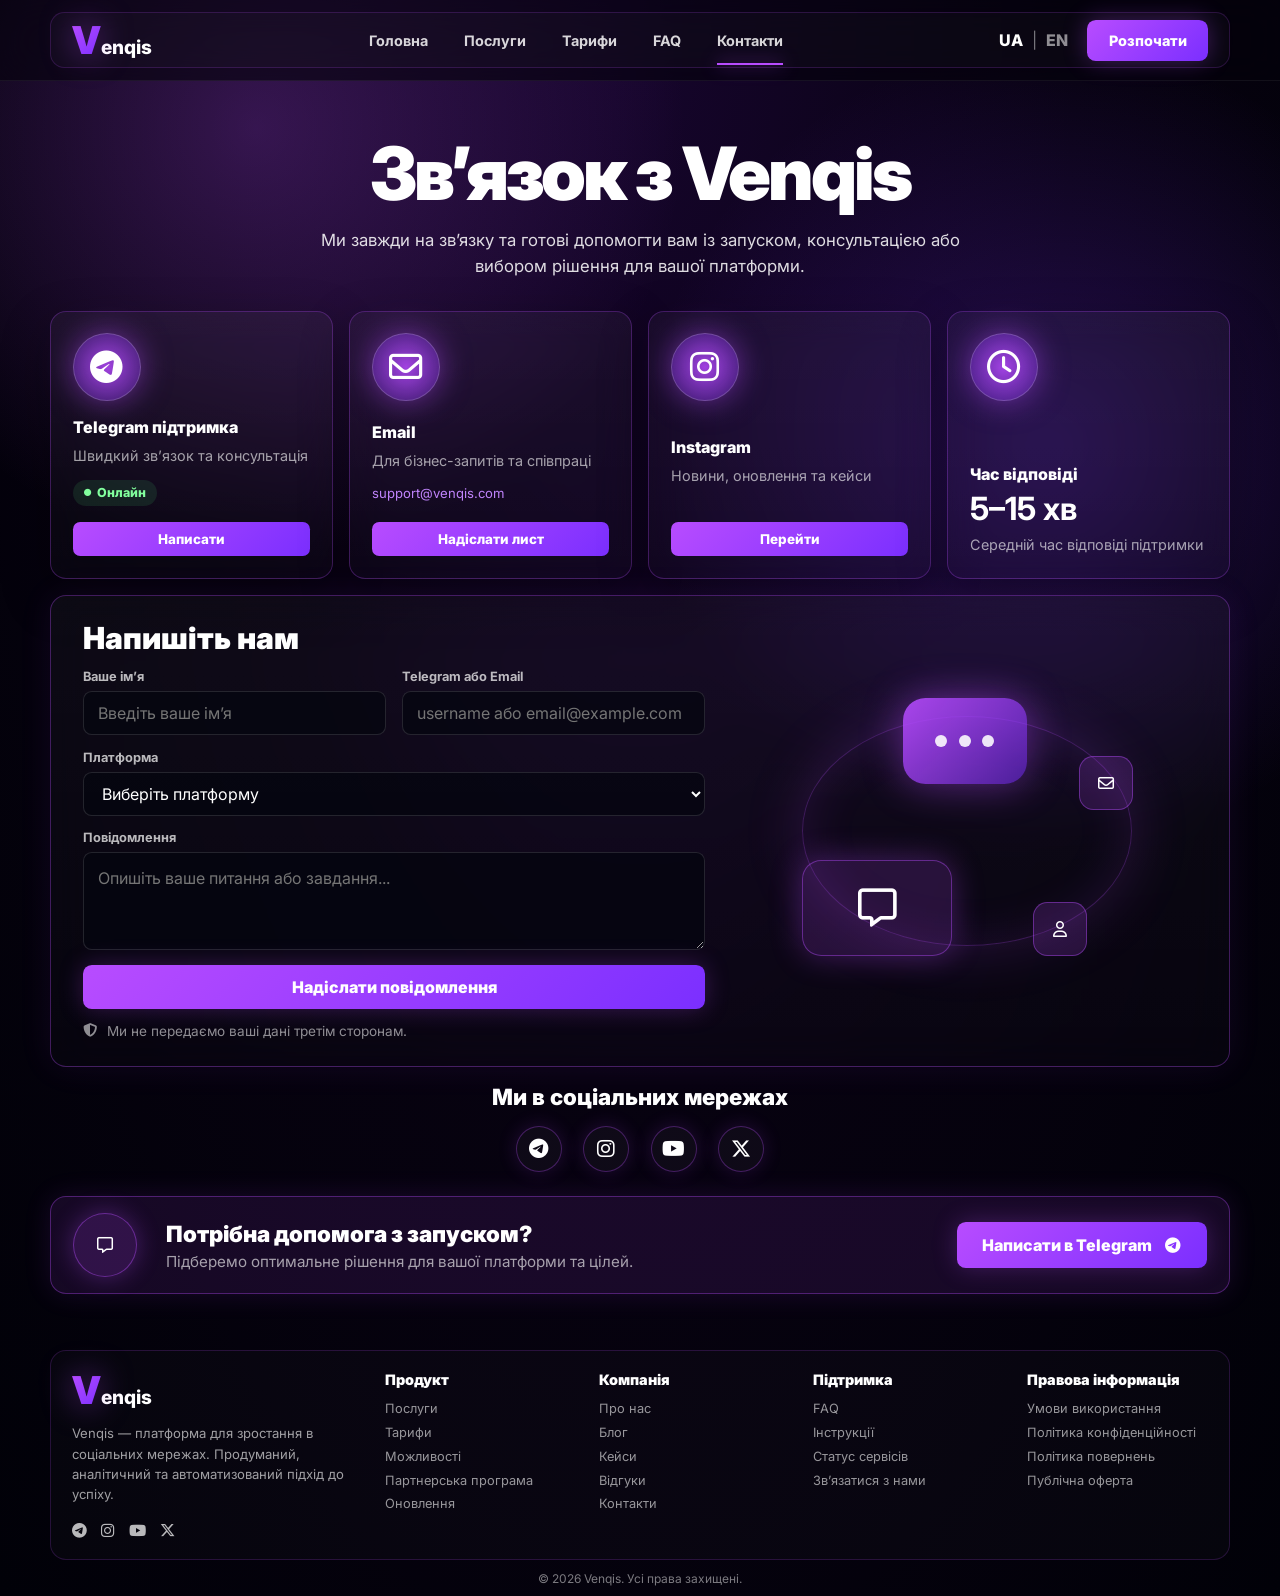
<file: templates/contacts.html>
<!DOCTYPE html>
<html lang="uk">

<head>
    <meta charset="UTF-8" />
    <meta name="viewport" content="width=device-width, initial-scale=1.0" />

    <title>Venqis - Контакти</title>

    <link rel="stylesheet" href="../static/contacts.css" />
    <link rel="stylesheet" href="https://cdnjs.cloudflare.com/ajax/libs/font-awesome/6.5.1/css/all.min.css" />
</head>

<body>

    <header class="header">
        <div class="container">
            <div class="header-row">

                <a href="index.html" class="logo">
                    <span class="logo-v">V</span>
                    <span class="logo-rest">enqis</span>
                </a>

                <nav class="nav">
                    <a href="index.html" data-lang="nav_home">Головна</a>
                    <a href="#" data-lang="nav_services">Послуги</a>
                    <a href="tariffs.html" data-lang="nav_prices">Тарифи</a>
                    <a href="#" data-lang="nav_faq">FAQ</a>
                    <a href="contacts.html" class="active" data-lang="nav_contacts">Контакти</a>
                </nav>

                <div class="header-actions">

                    <div class="lang-switcher">
                        <button class="lang-btn active" data-lang-code="uk" type="button">UA</button>
                        <span>|</span>
                        <button class="lang-btn" data-lang-code="en" type="button">EN</button>
                    </div>

                    <a href="#" class="btn-header" data-lang="nav_start">Розпочати</a>

                </div>

            </div>
        </div>
    </header>

    <main>

        <section class="contact-section">

            <div class="container">

                <div class="contact-heading">
                    <h1 data-lang="contact_title">
                        Звʼязок з Venqis
                    </h1>

                    <p data-lang="contact_subtitle">
                        Ми завжди на звʼязку та готові допомогти вам із запуском, консультацією або вибором рішення для вашої платформи.
                    </p>
                </div>

                <div class="contact-cards">

                    <article class="contact-card">
                        <div class="contact-icon">
                            <i class="fa-brands fa-telegram"></i>
                        </div>

                        <div>
                            <h2 data-lang="contact_telegram_title">Telegram підтримка</h2>
                            <p data-lang="contact_telegram_text">Швидкий звʼязок та консультація</p>

                            <span class="status">
                                <i class="fa-solid fa-circle"></i>
                                <span data-lang="contact_online">Онлайн</span>
                            </span>
                        </div>

                        <a href="#" class="card-btn" data-lang="contact_write">Написати</a>
                    </article>

                    <article class="contact-card">
                        <div class="contact-icon">
                            <i class="fa-regular fa-envelope"></i>
                        </div>

                        <div>
                            <h2>Email</h2>
                            <p data-lang="contact_email_text">Для бізнес-запитів та співпраці</p>

                            <span class="contact-link">support@venqis.com</span>
                        </div>

                        <a href="mailto:support@venqis.com" class="card-btn" data-lang="contact_send_email">
                            Надіслати лист
                        </a>
                    </article>

                    <article class="contact-card">
                        <div class="contact-icon">
                            <i class="fa-brands fa-instagram"></i>
                        </div>

                        <div>
                            <h2>Instagram</h2>
                            <p data-lang="contact_instagram_text">Новини, оновлення та кейси</p>
                        </div>

                        <a href="#" class="card-btn" data-lang="contact_go">
                            Перейти
                        </a>
                    </article>

                    <article class="contact-card">
                        <div class="contact-icon">
                            <i class="fa-regular fa-clock"></i>
                        </div>

                        <div>
                            <h2 data-lang="contact_time_title">Час відповіді</h2>
                            <strong>5–15 хв</strong>
                            <p data-lang="contact_time_text">Середній час відповіді підтримки</p>
                        </div>
                    </article>

                </div>

                <div class="contact-panel">

                    <form class="contact-form">

                        <h2 data-lang="form_title">Напишіть нам</h2>

                        <div class="form-grid">

                            <label>
                                <span data-lang="form_name">Ваше імʼя</span>
                                <input type="text" data-placeholder="form_name_placeholder" placeholder="Введіть ваше імʼя" />
                            </label>

                            <label>
                                <span data-lang="form_contact">Telegram або Email</span>
                                <input type="text" data-placeholder="form_contact_placeholder" placeholder="username або email@example.com" />
                            </label>

                        </div>

                        <label>
                            <span data-lang="form_platform">Платформа</span>

                            <select>
                                <option data-lang="form_platform_placeholder">Виберіть платформу</option>
                                <option>Instagram</option>
                                <option>TikTok</option>
                                <option>YouTube</option>
                                <option>Telegram</option>
                                <option>Google Maps</option>
                            </select>
                        </label>

                        <label>
                            <span data-lang="form_message">Повідомлення</span>
                            <textarea data-placeholder="form_message_placeholder" placeholder="Опишіть ваше питання або завдання..."></textarea>
                        </label>

                        <button type="submit" class="form-btn" data-lang="form_submit">
                            Надіслати повідомлення
                        </button>

                        <p class="form-note">
                            <i class="fa-solid fa-shield-halved"></i>
                            <span data-lang="form_note">Ми не передаємо ваші дані третім сторонам.</span>
                        </p>

                    </form>

                    <div class="contact-visual">
                        <div class="visual-orbit"></div>

                        <div class="visual-card">
                            <i class="fa-regular fa-message"></i>
                        </div>

                        <div class="visual-bubble">
                            <span></span>
                            <span></span>
                            <span></span>
                        </div>

                        <div class="visual-mail">
                            <i class="fa-regular fa-envelope"></i>
                        </div>

                        <div class="visual-user">
                            <i class="fa-regular fa-user"></i>
                        </div>
                    </div>

                </div>

                <div class="social-block">
                    <h2 data-lang="social_title">Ми в соціальних мережах</h2>

                    <div class="social-links">
                        <a href="#" aria-label="Telegram">
                            <i class="fa-brands fa-telegram"></i>
                        </a>

                        <a href="#" aria-label="Instagram">
                            <i class="fa-brands fa-instagram"></i>
                        </a>

                        <a href="#" aria-label="YouTube">
                            <i class="fa-brands fa-youtube"></i>
                        </a>

                        <a href="#" aria-label="X">
                            <i class="fa-brands fa-x-twitter"></i>
                        </a>
                    </div>
                </div>

                <div class="contact-cta">

                    <div class="cta-icon">
                        <i class="fa-regular fa-message"></i>
                    </div>

                    <div>
                        <h2 data-lang="cta_title">Потрібна допомога з запуском?</h2>
                        <p data-lang="cta_text">Підберемо оптимальне рішення для вашої платформи та цілей.</p>
                    </div>

                    <a href="#" class="cta-btn">
                        <span data-lang="cta_btn">Написати в Telegram</span>
                        <i class="fa-brands fa-telegram"></i>
                    </a>

                </div>

            </div>

        </section>

    </main>

    <footer class="footer">

        <div class="container">

            <div class="footer-grid">

                <div class="footer-brand">
                    <div class="footer-logo">
                        <span class="logo-v">V</span>
                        <span class="logo-rest">enqis</span>
                    </div>

                    <p data-lang="footer_text">
                        Venqis — платформа для зростання в соціальних мережах. Продуманий, аналітичний та автоматизований підхід до успіху.
                    </p>

                    <div class="footer-social">
                        <a href="#"><i class="fa-brands fa-telegram"></i></a>
                        <a href="#"><i class="fa-brands fa-instagram"></i></a>
                        <a href="#"><i class="fa-brands fa-youtube"></i></a>
                        <a href="#"><i class="fa-brands fa-x-twitter"></i></a>
                    </div>
                </div>

                <div class="footer-column">
                    <h3 data-lang="footer_product">Продукт</h3>
                    <a href="#" data-lang="footer_services">Послуги</a>
                    <a href="#" data-lang="footer_prices">Тарифи</a>
                    <a href="#" data-lang="footer_options">Можливості</a>
                    <a href="#" data-lang="footer_partners">Партнерська програма</a>
                    <a href="#" data-lang="footer_updates">Оновлення</a>
                </div>

                <div class="footer-column">
                    <h3 data-lang="footer_company">Компанія</h3>
                    <a href="#" data-lang="footer_about">Про нас</a>
                    <a href="#" data-lang="footer_blog">Блог</a>
                    <a href="#" data-lang="footer_cases">Кейси</a>
                    <a href="#" data-lang="footer_reviews">Відгуки</a>
                    <a href="#" data-lang="footer_contacts">Контакти</a>
                </div>

                <div class="footer-column">
                    <h3 data-lang="footer_support">Підтримка</h3>
                    <a href="#" data-lang="footer_faq">FAQ</a>
                    <a href="#" data-lang="footer_instructions">Інструкції</a>
                    <a href="#" data-lang="footer_status">Статус сервісів</a>
                    <a href="#" data-lang="footer_contact_us">Звʼязатися з нами</a>
                </div>

                <div class="footer-column">
                    <h3 data-lang="footer_legal">Правова інформація</h3>
                    <a href="#" data-lang="footer_terms">Умови використання</a>
                    <a href="#" data-lang="footer_privacy">Політика конфіденційності</a>
                    <a href="#" data-lang="footer_refund">Політика повернень</a>
                    <a href="#" data-lang="footer_offer">Публічна оферта</a>
                </div>

            </div>

            <div class="footer-bottom">
                <p data-lang="footer_copyright">
                    © 2026 Venqis. Усі права захищені.
                </p>
            </div>

        </div>

    </footer>

    <script src="../static/contacts.js"></script>
</body>

</html>
</file>
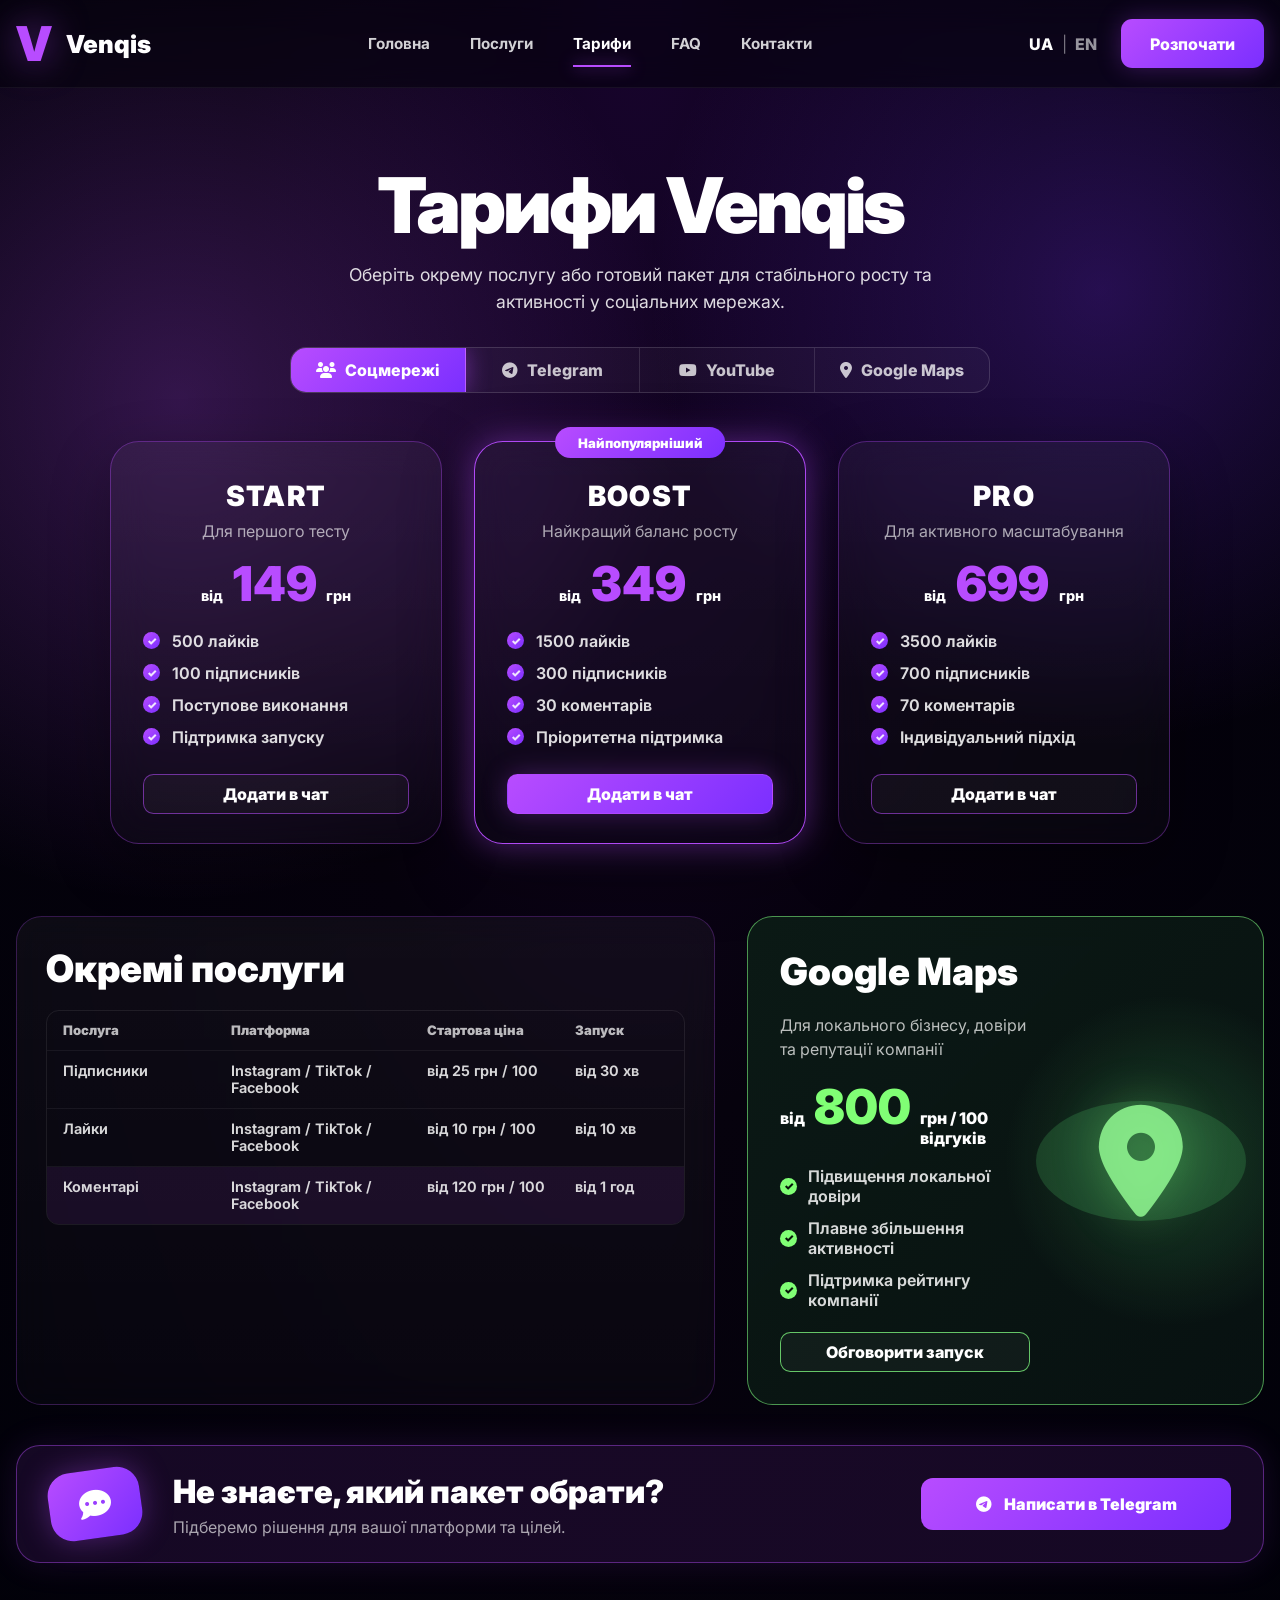
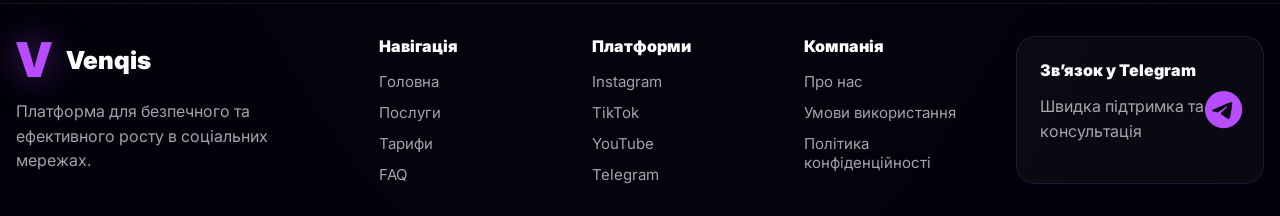
<file: templates/tariffs.html>
<!DOCTYPE html>
<html lang="uk">

<head>
    <meta charset="UTF-8" />
    <meta name="viewport" content="width=device-width, initial-scale=1.0" />

    <title>Venqis - Тарифи</title>

    <link rel="stylesheet" href="../static/tariffs.css" />
    <link rel="stylesheet" href="https://cdnjs.cloudflare.com/ajax/libs/font-awesome/6.5.1/css/all.min.css" />
</head>

<body>

    <header class="header">
        <div class="container">
            <div class="header-row">

                <a href="index.html" class="logo">
                    <span class="logo-mark">V</span>
                    <span class="logo-text">Venqis</span>
                </a>

                <nav class="nav">
                    <a href="index.html" data-lang="nav_home">Головна</a>
                    <a href="#" data-lang="nav_services">Послуги</a>
                    <a href="tariffs.html" class="active" data-lang="nav_prices">Тарифи</a>
                    <a href="#" data-lang="nav_faq">FAQ</a>
                    <a href="#" data-lang="nav_contacts">Контакти</a>
                </nav>

                <div class="header-actions">
                    <div class="lang-switcher">
                        <button class="lang-btn active" data-lang-code="uk" type="button">UA</button>
                        <span>|</span>
                        <button class="lang-btn" data-lang-code="en" type="button">EN</button>
                    </div>

                    <a href="#" class="btn btn-header" data-lang="nav_start">Розпочати</a>
                </div>

            </div>
        </div>
    </header>

    <main>

        <section class="pricing-hero">
            <div class="container">

                <div class="pricing-heading">
                    <h1 data-lang="pricing_title">Тарифи Venqis</h1>

                    <p data-lang="pricing_subtitle">
                        Оберіть окрему послугу або готовий пакет для стабільного росту та активності у соціальних
                        мережах.
                    </p>
                </div>

                <div class="pricing-tabs">
                    <button class="pricing-tab active" type="button" data-category="social">
                        <i class="fa-solid fa-users"></i>
                        <span data-lang="tab_social">Соцмережі</span>
                    </button>

                    <button class="pricing-tab" type="button" data-category="telegram">
                        <i class="fa-brands fa-telegram"></i>
                        <span>Telegram</span>
                    </button>

                    <button class="pricing-tab" type="button" data-category="youtube">
                        <i class="fa-brands fa-youtube"></i>
                        <span>YouTube</span>
                    </button>

                    <button class="pricing-tab" type="button" data-category="maps">
                        <i class="fa-solid fa-location-dot"></i>
                        <span>Google Maps</span>
                    </button>
                </div>

                <div class="pricing-cards">

                    <article class="price-card">
                        <h2 data-plan-title="start">START</h2>
                        <p data-plan-subtitle="start">Для першого тесту</p>

                        <div class="price">
                            <span data-lang="price_from">від</span>
                            <strong data-plan-price="start">149</strong>
                            <span data-lang="currency_uah">грн</span>
                        </div>

                        <ul data-plan-list="start"></ul>

                        <a href="#" class="price-btn" data-lang="add_to_chat">Додати в чат</a>
                    </article>

                    <article class="price-card price-card-featured">
                        <div class="popular-badge" data-lang="popular_badge">Найпопулярніший</div>

                        <h2 data-plan-title="boost">BOOST</h2>
                        <p data-plan-subtitle="boost">Найкращий баланс росту</p>

                        <div class="price">
                            <span data-lang="price_from">від</span>
                            <strong data-plan-price="boost">349</strong>
                            <span data-lang="currency_uah">грн</span>
                        </div>

                        <ul data-plan-list="boost"></ul>

                        <a href="#" class="price-btn price-btn-primary" data-lang="add_to_chat">Додати в чат</a>
                    </article>

                    <article class="price-card">
                        <h2 data-plan-title="pro">PRO</h2>
                        <p data-plan-subtitle="pro">Для активного масштабування</p>

                        <div class="price">
                            <span data-lang="price_from">від</span>
                            <strong data-plan-price="pro">699</strong>
                            <span data-lang="currency_uah">грн</span>
                        </div>

                        <ul data-plan-list="pro"></ul>

                        <a href="#" class="price-btn" data-lang="add_to_chat">Додати в чат</a>
                    </article>

                </div>

            </div>
        </section>

        <section class="pricing-details">
            <div class="container">

                <div class="details-grid">

                    <section class="services-panel">
                        <h2 data-lang="single_services_title">Окремі послуги</h2>

                        <div class="services-table">
                            <div class="services-row services-head">
                                <span data-lang="table_service">Послуга</span>
                                <span data-lang="table_platform">Платформа</span>
                                <span data-lang="table_price">Стартова ціна</span>
                                <span data-lang="table_time">Запуск</span>
                            </div>

                            <div class="services-body"></div>
                        </div>
                    </section>

                    <section class="maps-card">
                        <div class="maps-content">
                            <h2>Google Maps</h2>

                            <p data-lang="maps_text">
                                Для локального бізнесу, довіри та репутації компанії
                            </p>

                            <div class="maps-price">
                                <span data-lang="price_from">від</span>
                                <strong>800</strong>
                                <span data-lang="maps_price_unit">грн / 100 відгуків</span>
                            </div>

                            <ul>
                                <li data-lang="maps_item_1">Підвищення локальної довіри</li>
                                <li data-lang="maps_item_2">Плавне збільшення активності</li>
                                <li data-lang="maps_item_3">Підтримка рейтингу компанії</li>
                            </ul>

                            <a href="#" class="maps-btn" data-lang="discuss_launch">Обговорити запуск</a>
                        </div>

                        <div class="maps-visual">
                            <i class="fa-solid fa-location-dot"></i>
                        </div>
                    </section>

                </div>

            </div>
        </section>

        <section class="pricing-cta">
            <div class="container">
                <div class="pricing-cta-box">

                    <div class="cta-icon">
                        <i class="fa-solid fa-comment-dots"></i>
                    </div>

                    <div>
                        <h2 data-lang="pricing_cta_title">Не знаєте, який пакет обрати?</h2>
                        <p data-lang="pricing_cta_text">Підберемо рішення для вашої платформи та цілей.</p>
                    </div>

                    <a href="#" class="cta-btn">
                        <i class="fa-brands fa-telegram"></i>
                        <span data-lang="write_telegram">Написати в Telegram</span>
                    </a>

                </div>
            </div>
        </section>

    </main>

    <footer class="footer">
        <div class="container">

            <div class="footer-grid">

                <div class="footer-brand">
                    <div class="footer-logo">
                        <span class="logo-mark">V</span>
                        <span class="logo-text">Venqis</span>
                    </div>

                    <p data-lang="footer_text">
                        Платформа для безпечного та ефективного росту в соціальних мережах.
                    </p>
                </div>

                <div class="footer-column">
                    <h3 data-lang="footer_nav">Навігація</h3>
                    <a href="index.html" data-lang="nav_home">Головна</a>
                    <a href="#" data-lang="nav_services">Послуги</a>
                    <a href="tariffs.html" data-lang="nav_prices">Тарифи</a>
                    <a href="#" data-lang="nav_faq">FAQ</a>
                </div>

                <div class="footer-column">
                    <h3 data-lang="footer_platforms">Платформи</h3>
                    <a href="#">Instagram</a>
                    <a href="#">TikTok</a>
                    <a href="#">YouTube</a>
                    <a href="#">Telegram</a>
                </div>

                <div class="footer-column">
                    <h3 data-lang="footer_company">Компанія</h3>
                    <a href="#" data-lang="footer_about">Про нас</a>
                    <a href="#" data-lang="footer_terms">Умови використання</a>
                    <a href="#" data-lang="footer_privacy">Політика конфіденційності</a>
                </div>

                <div class="footer-contact">
                    <h3 data-lang="footer_telegram_title">Звʼязок у Telegram</h3>
                    <p data-lang="footer_telegram_text">Швидка підтримка та консультація</p>
                    <i class="fa-brands fa-telegram"></i>
                </div>

            </div>

        </div>
    </footer>

    <script src="../static/tariffs.js"></script>
</body>

</html>
</file>
<file: static/style.css>
@import url('https://fonts.googleapis.com/css2?family=Inter:wght@400;500;600;700;800;900&display=swap');

/* =========================================================
   ROOT
========================================================= */

:root {

    /* COLORS */
    --color-bg: #0A0A0F;
    --color-bg-deep: #000000;

    --color-primary: #B84CFF;
    --color-primary-dark: #9333EA;
    --color-primary-soft: rgba(184, 76, 255, 0.12);

    --color-white: #FFFFFF;

    --color-text: rgba(255, 255, 255, 0.88);
    --color-text-soft: rgba(255, 255, 255, 0.65);
    --color-border: rgba(255, 255, 255, 0.08);

    --glass-bg: rgba(255, 255, 255, 0.03);
    --glass-border: rgba(167, 139, 250, 0.24);

    /* TYPOGRAPHY */
    --font-main: 'Inter', sans-serif;

    --fs-xs: 0.75rem;
    --fs-sm: 0.875rem;
    --fs-md: 1rem;
    --fs-lg: 1.125rem;
    --fs-xl: 1.5rem;

    --hero-title: clamp(5rem, 12vw, 12.5rem);

    /* SPACING */
    --space-xs: 0.5rem;
    --space-sm: 1rem;
    --space-md: 1.5rem;
    --space-lg: 2rem;
    --space-xl: 4rem;
    --space-2xl: 6rem;

    /* RADIUS */
    --radius-sm: 0.75rem;
    --radius-md: 1rem;
    --radius-lg: 1.5rem;
    --radius-full: 999px;

    /* SHADOWS */
    --shadow-primary:
        0 10px 40px rgba(184, 76, 255, 0.35);

    --shadow-glass:
        0 8px 32px rgba(0, 0, 0, 0.25);

    /* CONTAINER */
    --container-width: 1600px;

    /* TRANSITIONS */
    --transition:
        0.3s ease;

    /* Z INDEX */
    --z-header: 1000;
}

/* =========================================================
   RESET
========================================================= */

*,
*::before,
*::after {
    margin: 0;
    padding: 0;
    box-sizing: border-box;
}

img {
    display: block;
    max-width: 100%;
}

button {
    font: inherit;
}

body {
    font-family: var(--font-main);
    color: var(--color-white);

    min-height: 100vh;
    overflow-x: hidden;

    background:
        radial-gradient(ellipse at 70% 50%,
            #2A0A4A 0%,
            #0A0014 50%,
            #000000 100%);

    background-attachment: fixed;
}

/* =========================================================
   GLOBAL
========================================================= */

.container {
    width: min(100% - 2rem, var(--container-width));
    margin-inline: auto;
}

.btn {
    border: none;
    cursor: pointer;
    transition: var(--transition);
}

.section-title {
    font-size: clamp(2rem, 4vw, 3.25rem);
    margin-bottom: var(--space-xl);
    font-weight: 800;
}

/* =========================================================
   HEADER
========================================================= */

.header {
    position: fixed;
    inset: 0 0 auto 0;

    z-index: var(--z-header);

    padding: 1.5rem 0;
    backdrop-filter: blur(10px);
    background: rgba(10, 10, 15, 0.35);
}

.header-row {
    display: flex;
    align-items: center;
    justify-content: space-between;
    gap: var(--space-md);
}

.logo {
    display: flex;
    align-items: baseline;
    line-height: 1;
}

.logo-v {
    font-size: clamp(2.5rem, 5vw, 3rem);
    font-weight: 900;

    background:
        linear-gradient(135deg,
            var(--color-primary) 0%,
            #7B2FFF 100%);

    -webkit-background-clip: text;
    -webkit-text-fill-color: transparent;
}

.logo-rest {
    font-size: 0.7rem;
    color: rgba(255, 255, 255, 0.4);
}

.header-actions {
    display: flex;
    align-items: center;
    gap: 1rem;
}

.btn-header {
    background: var(--color-primary);
    color: var(--color-white);

    padding: 0.75rem 1.5rem;
    border-radius: var(--radius-sm);

    font-weight: 600;
}

.btn-header:hover {
    transform: translateY(-2px);
}

.lang-switcher {
    display: flex;
    gap: 0.25rem;

    padding: 0.25rem;

    border-radius: var(--radius-sm);

    background: rgba(255, 255, 255, 0.08);
}

.lang-btn {
    background: transparent;
    border: none;

    color: rgba(255, 255, 255, 0.6);

    padding: 0.45rem 0.85rem;

    border-radius: 0.5rem;

    cursor: pointer;

    transition: var(--transition);
}

.lang-btn.active {
    background: rgba(255, 255, 255, 0.14);
    color: var(--color-white);
}

/* =========================================================
   HERO
========================================================= */

.hero-section {
    position: relative;

    display: flex;
    align-items: flex-start;

    padding:
        5.5rem 0 4rem;
}

.hero-grid {
    display: grid;

    grid-template-columns:
        minmax(0, 1fr) minmax(420px, 0.95fr);

    gap: clamp(1rem, 2vw, 3rem);

    align-items: start;

    padding-top: 0;
}

.hero-content {
    max-width: 700px;
    padding-top: clamp(9rem, 13vw, 11rem);
    display: flex;
    flex-direction: column;
    align-items: flex-start;
}

.hero-badge {
    display: inline-flex;
    align-items: center;
    justify-content: center;

    padding: 0.9rem 1.8rem;

    border-radius: 999px;

    background:
        linear-gradient(135deg,
            rgba(139, 92, 246, 0.22) 0%,
            rgba(139, 92, 246, 0.12) 100%);

    border:
        1px solid rgba(167, 139, 250, 0.32);

    backdrop-filter: blur(16px);

    color: #c8b5ff;

    font-size: 1rem;
    font-weight: 600;
    letter-spacing: 0.01em;

    margin-bottom: 3.2rem;

    margin-left: 1rem;

    box-shadow:
        0 0 30px rgba(139, 92, 246, 0.12),
        inset 0 1px 0 rgba(255, 255, 255, 0.08);
}

.hero-title {
    font-size: var(--hero-title);
    line-height: 0.92;
    letter-spacing: -0.06em;

    display: inline-block;
    padding-right: 0.08em;

    margin-bottom: 2.8rem;

    background:
        linear-gradient(180deg,
            #FFFFFF 0%,
            #9e30e7 100%);

    -webkit-background-clip: text;
    -webkit-text-fill-color: transparent;
}

.hero-text {
    max-width: 720px;

    color: rgba(255, 255, 255, 0.82);

    line-height: 1.65;

    font-size: clamp(1.2rem, 1.5vw, 1.55rem);

    font-weight: 500;

    margin-bottom: 2.5rem;
}

.hero-actions {
    display: flex;
    align-items: center;
    flex-wrap: wrap;

    gap: 1.25rem;
}

.btn-primary {
    padding: 1.35rem 3.4rem;

    border-radius: 1rem;

    background:
        linear-gradient(90deg,
            var(--color-primary) 0%,
            var(--color-primary-dark) 100%);

    color: var(--color-white);

    font-size: 1.05rem;

    font-weight: 700;

    box-shadow:
        0 10px 35px rgba(184, 76, 255, 0.35),
        0 0 25px rgba(184, 76, 255, 0.12);
}

.btn-primary:hover {
    transform: translateY(-3px);
}

.btn-play {
    display: flex;
    align-items: center;
    gap: 0.75rem;

    background: transparent;
    border: none;

    color: var(--color-white);

    cursor: pointer;
}

.play-icon {
    width: 3.5rem;
    height: 3.5rem;

    background: rgba(255, 255, 255, 0.1);

    box-shadow:
        inset 0 1px 0 rgba(255, 255, 255, 0.08),
        0 0 20px rgba(255, 255, 255, 0.05);
}

.hero-image {
    display: flex;
    justify-content: flex-start;
    align-items: center;

    position: relative;
}

.hero-image img {
    width: clamp(650px, 58vw, 980px);

    max-width: none;

    object-fit: contain;

    transform: translate(-140px, -130px);
}

/* =========================================================
   STATS
========================================================= */

.stats-section {
    position: relative;
    margin-top: -45rem;
    padding-bottom: 4rem;
    z-index: 10;
}

.stats-bar {
    display: grid;

    grid-template-columns:
        repeat(4, minmax(0, 1fr));

    gap: 1.5rem;

    width: min(100%, 820px);

    padding:
        clamp(1.5rem, 4vw, 3rem);

    border-radius: var(--radius-lg);

    background: rgba(167, 139, 250, 0.05);

    border:
        1px solid rgba(167, 139, 250, 0.25);

    backdrop-filter: blur(20px);

    box-shadow: 0 20px 60px rgba(0, 0, 0, 0.35),
        0 0 40px rgba(184, 76, 255, 0.08);
}

.stat-number {
    font-size: clamp(1.8rem, 4vw, 2.5rem);

    font-weight: 800;

    color: #a78bfa;

    margin-bottom: 0.5rem;
}

.stat-label {
    color: var(--color-text-soft);
    line-height: 1.5;
}

/* =========================================================
   FEATURES
========================================================= */

.features-section {
    padding: 5rem 0 4rem;
    padding-bottom: 4rem;
}
.features-heading {
    display: flex;
    justify-content: center;
    align-items: center;
    flex-direction: column;

    width: 100%;

    margin-bottom: 3.5rem;
}

.features-title {
    position: relative;
    display: inline-block;

    font-size: clamp(2rem, 4vw, 3rem);

    font-weight: 800;

    line-height: 1.1;

    text-align: center;

    color: #ffffff;

    letter-spacing: -0.03em;

    max-width: 760px;

    margin: 0 auto;
}

.features-title::after {
    content: "";

    display: block;

    width: 110px;
    height: 4px;

    margin: 1.2rem auto 0;

    border-radius: 999px;

    background:
        linear-gradient(90deg,
            transparent,
            rgba(184, 76, 255, 1),
            transparent);

    box-shadow:
        0 0 25px rgba(184, 76, 255, 0.45);
}

.features-grid {
    display: grid;

    grid-template-columns:
        repeat(4, minmax(0, 1fr));

    gap: 1.5rem;
}

.feature-item {
    display: flex;
    flex-direction: column;

    gap: 1rem;

    min-height: 100%;

    padding: 2rem 1.5rem;

    border-radius: var(--radius-md);

    background:
        rgba(20, 20, 30, 0.4);

    border:
        1px solid rgba(167, 139, 250, 0.2);

    backdrop-filter: blur(16px);

    transition: var(--transition);
}

.feature-item:hover {
    transform: translateY(-4px);

    border-color:
        rgba(167, 139, 250, 0.45);

    box-shadow:
        0 0 20px rgba(167, 139, 250, 0.16);
}

.feature-icon {
    width: 3.5rem;
    height: 3.5rem;

    display: grid;
    place-items: center;

    border-radius: 0.85rem;

    background:
        rgba(167, 139, 250, 0.1);

    border:
        1px solid rgba(167, 139, 250, 0.2);
}

.feature-icon svg {
    width: 2rem;
    height: 2rem;

    stroke: #a78bfa;
    stroke-width: 2;

    stroke-linecap: round;
    stroke-linejoin: round;
}

.feature-content h3 {
    margin-bottom: 0.75rem;

    font-size: 1.25rem;
}

.feature-content p {
    color: var(--color-text-soft);
    line-height: 1.7;
}
/* =========================
   PROCESS SECTION
========================= */

.process-section {
    position: relative;

    padding: 7rem 0 2rem;
    padding-bottom: 4rem;
}

.process-heading {
    display: flex;
    justify-content: center;

    margin-bottom: 3.5rem;
}

.process-title {
    position: relative;

    font-size: clamp(2rem, 4vw, 3rem);

    font-weight: 800;

    line-height: 1.1;

    text-align: center;

    color: #ffffff;

    letter-spacing: -0.03em;
}

.process-title::after {
    content: "";

    display: block;

    width: 110px;
    height: 4px;

    margin: 1.2rem auto 0;

    border-radius: 999px;

    background:
        linear-gradient(90deg,
            transparent,
            rgba(184, 76, 255, 1),
            transparent);

    box-shadow:
        0 0 25px rgba(184, 76, 255, 0.45);
}

.process-wrapper {
    position: relative;

    padding: 3rem;

    border-radius: 36px;

    background:
        linear-gradient(180deg,
            rgba(255, 255, 255, 0.025),
            rgba(255, 255, 255, 0.01));

    border:
        1px solid rgba(184, 76, 255, 0.12);

    backdrop-filter: blur(18px);

    overflow: hidden;
}

.process-grid {
    display: grid;

    grid-template-columns:
        1fr auto 1fr auto 1fr;

    align-items: center;

    gap: 1.5rem;
}

.process-card {
    position: relative;

    min-height: 360px;

    padding: 2.5rem 2rem;

    border-radius: 30px;

    background:
        linear-gradient(180deg,
            rgba(255, 255, 255, 0.03),
            rgba(255, 255, 255, 0.015));

    border:
        1px solid rgba(184, 76, 255, 0.16);

    backdrop-filter: blur(14px);

    display: flex;
    flex-direction: column;
    align-items: center;
    justify-content: flex-start;

    text-align: center;

    transition:
        transform 0.35s ease,
        border-color 0.35s ease,
        box-shadow 0.35s ease;
}
.process-icon {
    display: flex;

    align-items: center;
    justify-content: center;

    width: 110px;
    height: 110px;

    margin-bottom: 2rem;

    border-radius: 28px;

    background:
        linear-gradient(135deg,
            rgba(184, 76, 255, 0.15),
            rgba(184, 76, 255, 0.05));

    border:
        1px solid rgba(184, 76, 255, 0.22);

    box-shadow:
        0 10px 40px rgba(184, 76, 255, 0.14);
}

.process-icon i {
    font-size: 3rem;

    color: #ffffff;
}

.process-arrow {
    display: flex;

    align-items: center;
    justify-content: center;

    color:
        rgba(184, 76, 255, 0.95);

    font-size: 2rem;

    transform: translateY(-10px);
}

.process-card-title {
    margin-bottom: 1rem;

    font-size: 1.7rem;

    line-height: 1.3;

    font-weight: 700;

    color: #ffffff;
}

.process-card-text {
    max-width: 280px;

    color:
        rgba(255, 255, 255, 0.72);

    line-height: 1.8;

    font-size: 1rem;
}

.process-card:hover {
    transform: translateY(-6px);

    border-color:
        rgba(184, 76, 255, 0.4);

    box-shadow:
        0 20px 50px rgba(184, 76, 255, 0.14);
}

.process-number {
    display: inline-flex;

    align-items: center;
    justify-content: center;

    width: 58px;
    height: 58px;

    margin-bottom: 1.8rem;

    border-radius: 18px;

    font-size: 1.1rem;
    font-weight: 800;

    color: #ffffff;

    background:
        linear-gradient(135deg,
            rgba(184, 76, 255, 1),
            rgba(130, 76, 255, 0.85));

    box-shadow:
        0 10px 30px rgba(184, 76, 255, 0.35);
}

.process-card-title {
    margin-bottom: 1rem;

    font-size: 1.5rem;
    font-weight: 700;

    color: #ffffff;
}

.process-card-text {
    color:
        rgba(255, 255, 255, 0.72);

    line-height: 1.8;

    font-size: 1rem;
}

/* =========================
   RESPONSIVE
========================= */

@media (max-width: 992px) {

    .process-wrapper {
            padding: 2rem 1.2rem;
        }
    
        .process-grid {
            grid-template-columns: 1fr;
        }
    
        .process-arrow {
            transform:
                rotate(90deg);
    
            margin: -0.5rem 0;
        }
    
        .process-card {
            min-height: auto;
        }
}
/* =========================
   SAFETY SECTION
========================= */

.safety-section {
    position: relative;
    overflow: hidden;

    padding: 7rem 0 2rem;
    padding-bottom: 4rem;
}
.safety-section::before,
.safety-section::after {
    content: "";
    position: absolute;
    width: 320px;
    height: 320px;
    border-radius: 50%;
    filter: blur(120px);
    opacity: 0.18;
    z-index: 0;
    pointer-events: none;
}

.safety-section::before {
    background: #00ff88;
    left: -120px;
    top: 80px;
}

.safety-section::after {
    background: #ff2d75;
    right: -120px;
    top: 120px;
}

.safety-heading {
    display: flex;
    justify-content: center;

    margin-bottom: 3.5rem;
}

.safety-title {
    position: relative;

    font-size: clamp(2rem, 4vw, 3rem);

    font-weight: 800;

    line-height: 1.1;

    text-align: center;

    color: #ffffff;

    letter-spacing: -0.03em;
}

.safety-title::after {
    content: "";

    display: block;

    width: 110px;
    height: 4px;

    margin: 1.2rem auto 0;

    border-radius: 999px;

    background:
        linear-gradient(90deg,
            transparent,
            rgba(184, 76, 255, 1),
            transparent);

    box-shadow:
        0 0 25px rgba(184, 76, 255, 0.45);
}

.safety-grid {
    display: grid;

    grid-template-columns: repeat(2, minmax(0, 1fr));

    gap: 2rem;
}

.safety-card {
    position: relative;
    transition: all 0.35s ease;
    z-index: 1;

    padding: 2.5rem;

    border-radius: 32px;

    overflow: hidden;

    backdrop-filter: blur(18px);

    border: 1px solid rgba(255, 255, 255, 0.08);
}
.safety-card:hover {
    transform: translateY(-6px);
    border-color: rgba(170, 120, 255, 0.45);

    box-shadow:
        0 0 30px rgba(170, 120, 255, 0.12),
        0 0 60px rgba(170, 120, 255, 0.08);
}
.safety-card::before {
    content: "";
    position: absolute;
    top: 0;
    left: 30px;
    width: 120px;
    height: 2px;

    background: linear-gradient(90deg,
            transparent,
            rgba(170, 120, 255, 0.9),
            transparent);
}

.safety-positive {
    background:
        linear-gradient(180deg,
            rgba(0, 255, 140, 0.08),
            rgba(0, 255, 140, 0.02));

    border-color:
        rgba(0, 255, 140, 0.12);
}

.safety-negative {
    background:
        linear-gradient(180deg,
            rgba(255, 60, 90, 0.08),
            rgba(255, 60, 90, 0.02));

    border-color:
        rgba(255, 60, 90, 0.12);
}

.safety-card-header {
    display: flex;

    align-items: center;

    gap: 1rem;

    margin-bottom: 2rem;
}

.safety-card-header h3 {
    font-size: 1.7rem;

    font-weight: 700;

    color: #ffffff;
}

.safety-icon {
    display: flex;

    align-items: center;
    justify-content: center;

    width: 58px;
    height: 58px;

    border-radius: 18px;

    font-size: 1.3rem;

    color: #ffffff;
    box-shadow: 0 0 20px rgba(0, 255, 136, 0.35);
}
.safety-card.red .safety-icon {
    box-shadow: 0 0 20px rgba(255, 45, 117, 0.35);
}

.positive-icon {
    background:
        rgba(0, 255, 140, 0.15);

    border:
        1px solid rgba(0, 255, 140, 0.25);

    box-shadow:
        0 10px 30px rgba(0, 255, 140, 0.14);
}

.negative-icon {
    background:
        rgba(255, 60, 90, 0.15);

    border:
        1px solid rgba(255, 60, 90, 0.25);

    box-shadow:
        0 10px 30px rgba(255, 60, 90, 0.14);
}

.safety-list {
    display: flex;

    flex-direction: column;

    gap: 1.2rem;

    list-style: none;

    padding: 0;
    margin: 0;
}

.safety-list li {
    position: relative;

    padding-left: 2rem;

    color:
        rgba(255, 255, 255, 0.82);

    line-height: 1.7;

    font-size: 1rem;
}

.safety-list li::before {
    content: "";

    position: absolute;

    left: 0;
    top: 0.72rem;

    width: 8px;
    height: 8px;

    border-radius: 999px;

    background:
        rgba(255, 255, 255, 0.75);
}

/* =========================
   RESPONSIVE
========================= */

@media (max-width: 992px) {

    .safety-grid {
        grid-template-columns: 1fr;
    }

    .safety-card {
        padding: 2rem;
    }
}
.section-subtitle {
    text-align: center;
    color: rgba(255, 255, 255, 0.65);
    font-size: 15px;
    line-height: 1.6;

    margin-top: -8px;
    margin-bottom: 42px;
}
/* =========================================================
   PLATFORMS
========================================================= */
.platforms-intro {
    text-align: center;
    max-width: 850px;
    margin: 0 auto 4rem;
}

.platforms-intro h2 {
    position: relative;

    font-size: clamp(2rem, 4vw, 3rem);

    font-weight: 800;

    line-height: 1.1;

    text-align: center;

    color: #ffffff;

    letter-spacing: -0.03em;

    margin-bottom: 1.5rem;
}
.platforms-intro h2::after {
    content: "";

    display: block;

    width: 110px;
    height: 4px;

    margin: 1.2rem auto 0;

    border-radius: 999px;

    background:
        linear-gradient(90deg,
            transparent,
            rgba(184, 76, 255, 1),
            transparent);

    box-shadow:
        0 0 25px rgba(184, 76, 255, 0.45);
}

.platforms-intro p {
    font-size: 1.1rem;
    line-height: 1.7;
    color: rgba(255, 255, 255, 0.72);
}

.platforms-section {
    padding: 0 0 var(--space-2xl);
    padding-bottom: 4rem;
}

.platforms-grid {
    display: grid;

    grid-template-columns:
        repeat(6, minmax(0, 1fr));

    gap: 1rem;
}

.platform-card {
    display: flex;
    flex-direction: column;
    justify-content: space-between;
    align-items: center;

    min-height: 240px;

    padding: 2rem 1rem 1.25rem;

    border-radius: var(--radius-md);

    background:
        rgba(167, 139, 250, 0.05);

    border:
        1px solid rgba(167, 139, 250, 0.2);

    transition: var(--transition);
}

.platform-card:hover {
    transform: translateY(-4px);

    border-color:
        rgba(184, 76, 255, 0.5);

    background:
        rgba(184, 76, 255, 0.08);
}

.platform-card img {
    width: clamp(90px, 8vw, 140px);
    aspect-ratio: 1;
    object-fit: contain;
}

.platform-btn {
    width: 100%;

    padding: 1rem;

    border-radius: 0.75rem;

    background:
        rgba(184, 76, 255, 0.15);

    border:
        1px solid rgba(184, 76, 255, 0.3);

    color: var(--color-white);

    font-weight: 600;

    transition: var(--transition);
}

.platform-card:hover .platform-btn {
    background: var(--color-primary);
}

/* =========================================================
   RESULTS
========================================================= */

.results-section {
    padding-bottom: var(--space-2xl);
    padding-bottom: 4rem;
}
.results-section .section-title {
    text-align: center;
    width: 100%;
    margin-bottom: 50px;
}
.results-section .section-title::after {
    content: "";
    display: block;

    width: 90px;
    height: 4px;

    margin: 16px auto 0;

    border-radius: 999px;

    background: linear-gradient(90deg,
            transparent,
            #b46cff,
            transparent);

    box-shadow: 0 0 20px rgba(180, 108, 255, 0.7);
}

.results-grid {
    display: grid;

    grid-template-columns:
        1fr auto 1fr;

    align-items: center;

    gap: 2rem;
}

.result-card {
    padding: 2rem;

    border-radius: var(--radius-md);

    background: var(--glass-bg);

    border:
        1px solid var(--color-border);
}

.result-card-active {
    border-color:
        rgba(184, 76, 255, 0.4);

    background:
        rgba(184, 76, 255, 0.05);
}
.result-card--before {
    background: linear-gradient(180deg,
            rgba(120, 35, 35, 0.18),
            rgba(25, 15, 15, 0.92));

    border: 1px solid rgba(255, 90, 90, 0.18);

    box-shadow:
        0 0 35px rgba(255, 70, 70, 0.08),
        inset 0 0 25px rgba(255, 70, 70, 0.03);
}

.result-card--after {
    background: linear-gradient(180deg,
            rgba(40, 120, 70, 0.18),
            rgba(12, 22, 16, 0.92));

    border: 1px solid rgba(70, 255, 140, 0.18);

    box-shadow:
        0 0 35px rgba(70, 255, 140, 0.12),
        inset 0 0 25px rgba(70, 255, 140, 0.04);
}

.result-badge {
    display: inline-flex;

    margin-bottom: 1.5rem;

    padding: 0.45rem 0.85rem;

    border-radius: 0.5rem;

    background:
        rgba(255, 255, 255, 0.1);
}
.result-badge--before {
    background: rgba(255, 80, 80, 0.16);
    border: 1px solid rgba(255, 80, 80, 0.35);
    color: #ff8a8a;
    box-shadow: 0 0 18px rgba(255, 80, 80, 0.18);
}

.result-badge--after {
    background: rgba(70, 255, 140, 0.14);
    border: 1px solid rgba(70, 255, 140, 0.35);
    color: #7dffb0;
    box-shadow: 0 0 18px rgba(70, 255, 140, 0.18);
}

.result-card-active .result-badge {
    background: var(--color-primary);
}

.result-stats {
    display: flex;
    flex-direction: column;
    gap: 1.25rem;
}

.result-stat {
    display: flex;
    align-items: center;
    gap: 0.75rem;
}

.result-stat span {
    font-size: 1.5rem;
    font-weight: 700;
}

.result-stat p {
    color: var(--color-text-soft);
}

.result-arrow {
    font-size: 2rem;
    color: var(--color-primary);
}

.result-growth {
    margin-top: 1.5rem;

    padding: 0.85rem;

    border-radius: 0.75rem;

    background:
        rgba(184, 76, 255, 0.2);

    text-align: center;

    color: var(--color-primary);

    font-weight: 700;
}
.growth-bar {
    width: 100%;
    height: 42px;
    border-radius: 14px;
    display: flex;
    align-items: center;
    justify-content: center;
    margin-top: 28px;
    font-weight: 700;
    font-size: 15px;
    overflow: hidden;
}

.growth-bar--before {
    background: rgba(255, 255, 255, 0.06);
    color: rgba(255, 255, 255, 0.35);
    border: 1px solid rgba(255, 255, 255, 0.06);
}

.growth-bar--after {
    background: linear-gradient(90deg,
            #9b4dff,
            #c86bff);
    color: #fff;
    box-shadow: 0 0 20px rgba(168, 85, 247, 0.35);
}
/* =========================================================
   FAQ
========================================================= */

.faq-section {
    padding: 6rem 0 4rem;
}
.faq-section .section-title {
    position: relative;
    display: inline-block;

    font-size: clamp(2rem, 4vw, 3rem);
    font-weight: 800;
    line-height: 1.1;
    text-align: center;
    color: #ffffff;
    letter-spacing: -0.03em;

    margin: 0 auto;
}

.faq-section .section-title::after {
    content: "";

    display: block;

    width: 110px;
    height: 4px;

    margin: 1.2rem auto 0;

    border-radius: 999px;

    background:
        linear-gradient(90deg,
            transparent,
            rgba(184, 76, 255, 1),
            transparent);

    box-shadow:
        0 0 25px rgba(184, 76, 255, 0.45);
}

.faq-heading {
    display: flex;
    justify-content: center;
    text-align: center;

    margin-bottom: 3.5rem;
}

.faq-list {
    display: flex;
    flex-direction: column;

    gap: 1rem;

    max-width: 1100px;
    margin: 0 auto;
}

.faq-item {
    overflow: hidden;

    border-radius: 24px;

    background:
        rgba(20, 20, 30, 0.55);

    border:
        1px solid rgba(167, 139, 250, 0.16);

    backdrop-filter: blur(18px);

    transition: 0.3s ease;
}

.faq-item:hover {
    border-color:
        rgba(184, 76, 255, 0.4);

    box-shadow:
        0 0 25px rgba(184, 76, 255, 0.12);
}

.faq-question {
    width: 100%;

    display: flex;
    align-items: center;
    justify-content: space-between;

    gap: 1rem;

    padding: 1.5rem 2rem;

    background: transparent;
    border: none;

    color: #ffffff;

    font-size: 1.2rem;
    font-weight: 700;

    text-align: left;

    cursor: pointer;
}

.faq-question span:first-child {
    line-height: 1.4;
}

.faq-icon {
    flex: 0 0 auto;

    font-size: 2rem;
    line-height: 1;

    color: #ffffff;

    transition: 0.3s ease;
}

.faq-answer {
    max-height: 0;

    overflow: hidden;

    padding: 0 2rem;

    color:
        rgba(255, 255, 255, 0.72);

    line-height: 1.7;

    transition:
        max-height 0.35s ease,
        padding 0.35s ease;
}

.faq-item.active .faq-answer {
    max-height: 300px;

    padding:
        0 2rem 1.5rem;
}

.faq-item.active .faq-icon {
    transform: rotate(45deg);

    color: #c084fc;
}

@media (max-width: 768px) {

    .faq-section {
        padding: 5rem 0 3.5rem;
    }

    .faq-heading {
        margin-bottom: 2.5rem;
    }

    .faq-question {
        padding: 1.25rem 1.4rem;

        font-size: 1.05rem;
    }

    .faq-answer {
        padding: 0 1.4rem;

        font-size: 0.95rem;
    }

    .faq-item.active .faq-answer {
        padding:
            0 1.4rem 1.25rem;
    }
}

@media (max-width: 540px) {

    .faq-section {
        padding: 4rem 0 3rem;
    }

    .faq-list {
        gap: 0.85rem;
    }

    .faq-item {
        border-radius: 18px;
    }

    .faq-question {
        padding: 1.1rem 1.1rem;

        font-size: 1rem;
    }

    .faq-icon {
        font-size: 1.6rem;
    }

    .faq-answer {
        font-size: 0.92rem;
        line-height: 1.65;
    }
}
/* =========================================================
   FOOTER CTA
========================================================= */

.footer-cta-section {
    padding: 5rem 0 2rem;
}

.footer-cta {
    display: grid;
    grid-template-columns: auto 1fr auto;
    align-items: center;
    gap: 2.5rem;

    padding: 3rem;

    border-radius: 28px;

    background:
        radial-gradient(circle at 8% 50%,
            rgba(184, 76, 255, 0.22),
            transparent 28%),
        radial-gradient(circle at 90% 0%,
            rgba(184, 76, 255, 0.26),
            transparent 34%),
        rgba(20, 20, 30, 0.55);

    border: 1px solid rgba(184, 76, 255, 0.35);

    box-shadow:
        0 0 35px rgba(184, 76, 255, 0.14),
        inset 0 0 35px rgba(184, 76, 255, 0.05);

    backdrop-filter: blur(18px);
}

.footer-cta-icon {
    width: 118px;
    height: 118px;

    display: grid;
    place-items: center;

    border-radius: 999px;

    background:
        linear-gradient(135deg,
            rgba(184, 76, 255, 0.95),
            rgba(130, 76, 255, 0.65));

    border: 1px solid rgba(255, 255, 255, 0.16);

    box-shadow:
        0 0 35px rgba(184, 76, 255, 0.45);
}

.footer-cta-icon i {
    font-size: 3.4rem;
    color: #ffffff;
}

.footer-cta-content h2 {
    margin-bottom: 1rem;

    font-size: clamp(1.8rem, 3vw, 2.4rem);
    font-weight: 800;
    line-height: 1.15;

    color: #ffffff;
    letter-spacing: -0.03em;
}

.footer-cta-content h2 span,
.footer-cta-content strong {
    color: var(--color-primary);
}

.footer-cta-content p {
    max-width: 620px;

    color: rgba(255, 255, 255, 0.72);

    font-size: 1.1rem;
    line-height: 1.7;
}

.footer-cta-btn {
    display: inline-flex;
    align-items: center;
    justify-content: center;

    gap: 0.85rem;

    min-width: 300px;

    padding: 1.35rem 2rem;

    border-radius: 1rem;

    color: #ffffff;
    text-decoration: none;

    font-weight: 700;

    background:
        linear-gradient(135deg,
            rgba(184, 76, 255, 0.95),
            rgba(130, 76, 255, 0.75));

    border: 1px solid rgba(255, 255, 255, 0.16);

    box-shadow:
        0 0 30px rgba(184, 76, 255, 0.28);

    transition: var(--transition);
}

.footer-cta-btn:hover {
    transform: translateY(-3px);
}

/* =========================================================
   FOOTER
========================================================= */

.footer {
    padding: 2rem 0 2.5rem;
}

.footer-top {
    display: grid;
    grid-template-columns: minmax(260px, 0.9fr) 2fr;
    gap: 4rem;

    padding: 3.5rem 0;

    border-top: 1px solid rgba(255, 255, 255, 0.08);
}

.footer-logo {
    display: flex;
    align-items: center;

    gap: 0.9rem;

    margin-bottom: 1.5rem;
}

.footer-logo-v {
    font-size: 3.2rem;
    line-height: 1;
    font-weight: 900;

    background:
        linear-gradient(135deg,
            var(--color-primary),
            #7B2FFF);

    -webkit-background-clip: text;
    -webkit-text-fill-color: transparent;
}

.footer-logo-text {
    font-size: 2.4rem;
    font-weight: 800;

    color: #ffffff;
}

.footer-brand p {
    max-width: 360px;

    color: rgba(255, 255, 255, 0.7);

    font-size: 1.05rem;
    line-height: 1.75;

    margin-bottom: 1.5rem;
}

.footer-badges {
    display: inline-flex;
    align-items: center;
    gap: 0.55rem;

    padding: 0.8rem 1rem;

    border-radius: 0.85rem;

    color: rgba(255, 255, 255, 0.68);

    background: rgba(255, 255, 255, 0.03);

    border: 1px solid rgba(167, 139, 250, 0.12);
}

.footer-badges i {
    color: #a78bfa;
}

.footer-links {
    display: grid;
    grid-template-columns: repeat(4, minmax(0, 1fr));
    gap: 2rem;
}

.footer-column {
    display: flex;
    flex-direction: column;
    gap: 1.1rem;
}

.footer-column h3 {
    margin-bottom: 0.3rem;

    color: #ffffff;

    font-size: 1.05rem;
    font-weight: 800;
}

.footer-column a {
    color: rgba(255, 255, 255, 0.62);

    text-decoration: none;

    line-height: 1.4;

    transition: var(--transition);
}

.footer-column a:hover {
    color: #ffffff;
}

.footer-social {
    text-align: center;

    padding-bottom: 3rem;
}

.footer-social p {
    margin-bottom: 1.3rem;

    color: rgba(255, 255, 255, 0.68);

    font-size: 1.05rem;
}

.footer-social-links {
    display: flex;
    justify-content: center;
    flex-wrap: wrap;

    gap: 1.4rem;
}

.social-link {
    width: 58px;
    height: 58px;

    display: grid;
    place-items: center;

    border-radius: 999px;

    color: #ffffff;
    text-decoration: none;

    background: rgba(255, 255, 255, 0.04);

    border: 1px solid rgba(255, 255, 255, 0.12);

    font-size: 1.55rem;

    transition: var(--transition);
}

.social-link:hover {
    transform: translateY(-4px);
}

.social-telegram {
    box-shadow: 0 0 22px rgba(184, 76, 255, 0.32);
}

.social-instagram {
    box-shadow: 0 0 22px rgba(255, 90, 180, 0.26);
}

.social-youtube {
    box-shadow: 0 0 22px rgba(255, 45, 85, 0.3);
}

.social-x {
    box-shadow: 0 0 18px rgba(255, 255, 255, 0.12);
}

.footer-bottom {
    display: flex;
    align-items: center;
    justify-content: space-between;

    gap: 1rem;

    padding-top: 2rem;

    border-top: 1px solid rgba(255, 255, 255, 0.08);

    color: rgba(255, 255, 255, 0.62);
}

.footer-bottom i {
    color: var(--color-primary);

    margin: 0 0.35rem;
}

/* =========================================================
   FOOTER RESPONSIVE
========================================================= */

@media (max-width: 1100px) {

    .footer-cta {
        grid-template-columns: auto 1fr;
    }

    .footer-cta-btn {
        grid-column: 1 / -1;
        width: 100%;
    }

    .footer-links {
        grid-template-columns: repeat(2, minmax(0, 1fr));
    }
}

@media (max-width: 768px) {

    .footer-cta-section {
        padding: 4rem 0 1.5rem;
    }

    .footer-cta {
        grid-template-columns: 1fr;

        gap: 1.8rem;

        padding: 2rem;

        text-align: center;
    }

    .footer-cta-icon {
        margin: 0 auto;

        width: 92px;
        height: 92px;
    }

    .footer-cta-icon i {
        font-size: 2.7rem;
    }

    .footer-cta-content p {
        margin: 0 auto;

        font-size: 1rem;
    }

    .footer-cta-btn {
        min-width: 0;
    }

    .footer-top {
        grid-template-columns: 1fr;

        gap: 3rem;

        padding: 3rem 0;
    }

    .footer-brand {
        text-align: center;
    }

    .footer-logo {
        justify-content: center;
    }

    .footer-brand p {
        margin-inline: auto;
    }

    .footer-bottom {
        flex-direction: column;

        text-align: center;
    }
}

@media (max-width: 540px) {

    .footer-cta {
        padding: 1.5rem;

        border-radius: 22px;
    }

    .footer-cta-content h2 {
        font-size: 1.65rem;
    }

    .footer-cta-btn {
        padding: 1.1rem 1rem;

        font-size: 0.95rem;
    }

    .footer-links {
        grid-template-columns: 1fr;

        text-align: center;
    }

    .footer-column {
        gap: 0.9rem;
    }

    .footer-badges {
        flex-wrap: wrap;
        justify-content: center;
    }

    .social-link {
        width: 52px;
        height: 52px;

        font-size: 1.35rem;
    }
}


/* =========================================================
   RESPONSIVE
========================================================= */

@media (max-width: 1200px) {

    .platforms-grid {
        grid-template-columns:
            repeat(3, minmax(0, 1fr));
    }

    .features-grid {
        grid-template-columns:
            repeat(2, minmax(0, 1fr));
    }
}

@media (max-width: 900px) {

    .hero-grid,
    .cta-block,
    .results-grid {
        grid-template-columns: 1fr;
    }

    .hero-content {
        text-align: center;
        margin-inline: auto;
    }

    .hero-actions {
        justify-content: center;
    }

    .hero-image {
        order: -1;
    }

    .stats-bar {
        width: 100%;
    }

    .result-arrow {
        transform: rotate(90deg);
        margin-inline: auto;
    }
}

@media (max-width: 768px) {

    .header-row {
        gap: 1rem;
    }

    .platforms-grid,
    .features-grid {
        grid-template-columns:
            repeat(2, minmax(0, 1fr));
    }
    
    .stats-bar {
        flex-direction: column;
        align-items: flex-start;
    }

    .btn-primary {
        width: 100%;
    }
}

@media (max-width: 540px) {

    .hero-section {
        padding-top: 6rem;
    }

    .hero-title {
        font-size: clamp(3.4rem, 20vw, 5rem);
        letter-spacing: -0.04em;
    }

    .hero-actions {
        flex-direction: column;
        align-items: stretch;
        width: 100%;
    }

    .btn-play {
        justify-content: center;
    }

    .stats-bar {
        grid-template-columns: 1fr;
        gap: 1.5rem;
        padding: 2rem;
    }

    .stat-item {
        width: 100%;
        padding-bottom: 1rem;
        border-bottom: 1px solid rgba(255, 255, 255, 0.08);
    }

    .stat-item:last-child {
        border-bottom: none;
        padding-bottom: 0;
    }
}
@media (max-width: 900px) {

    .hero-section {
        padding: 6.5rem 0 3rem;
    }

    .hero-grid {
        grid-template-columns: 1fr;
        gap: 1.5rem;
    }

    .hero-content {
        max-width: 100%;
        padding-top: 2rem;
        align-items: center;
        text-align: center;
    }

    .hero-badge {
        margin-left: 0;
        margin-bottom: 2rem;
    }

    .hero-title {
        font-size: clamp(4rem, 18vw, 7rem);
        line-height: 0.95;
    }

    .hero-text {
        max-width: 620px;
        font-size: clamp(1rem, 3.5vw, 1.25rem);
    }

    .hero-image {
        order: 0;
        justify-content: center;
    }

    .hero-image img {
        width: min(100%, 520px);
        max-width: 100%;
        transform: none;
    }

    .stats-section {
        margin-top: 0;
        padding: 1rem 0 4rem;
    }

    .stats-bar {
        width: 100%;
        grid-template-columns: repeat(2, minmax(0, 1fr));
    }
}
</file>
<file: static/about.css>
@import url('https://fonts.googleapis.com/css2?family=Inter:wght@400;500;600;700;800;900&display=swap');

:root {
    --color-primary: #B84CFF;
    --color-primary-dark: #7B2FFF;
    --color-white: #ffffff;
    --color-text: rgba(255, 255, 255, 0.86);
    --color-text-soft: rgba(255, 255, 255, 0.64);
    --color-border: rgba(184, 76, 255, 0.24);
    --container-width: 1480px;
    --transition: 0.3s ease;
}

*,
*::before,
*::after {
    box-sizing: border-box;
    margin: 0;
    padding: 0;
}

body {
    min-height: 100vh;
    overflow-x: hidden;
    font-family: 'Inter', sans-serif;
    color: var(--color-white);
    background:
        radial-gradient(circle at 14% 14%, rgba(184, 76, 255, 0.26), transparent 28%),
        radial-gradient(circle at 84% 18%, rgba(123, 47, 255, 0.22), transparent 24%),
        radial-gradient(ellipse at 50% 0%, #130426 0%, #07020f 48%, #010108 100%);
}

a {
    color: inherit;
    text-decoration: none;
}

button {
    font: inherit;
}

.container {
    width: min(100% - 2rem, var(--container-width));
    margin-inline: auto;
}

/* HEADER */

.header {
    position: sticky;
    top: 0;
    z-index: 20;
    padding: 0.65rem 0;
    background: rgba(5, 2, 12, 0.58);
    backdrop-filter: blur(18px);
}

.header-row {
    min-height: 58px;
    padding: 0 1.4rem;
    border-radius: 1rem;
    border: 1px solid rgba(184, 76, 255, 0.18);
    background: rgba(255, 255, 255, 0.025);
    display: flex;
    align-items: center;
    justify-content: space-between;
    gap: 2rem;
}

.logo,
.footer-logo {
    display: inline-flex;
    align-items: baseline;
    line-height: 1;
}

.logo-v {
    font-size: 2.6rem;
    font-weight: 900;
    background: linear-gradient(135deg, var(--color-primary), var(--color-primary-dark));
    -webkit-background-clip: text;
    -webkit-text-fill-color: transparent;
    filter: drop-shadow(0 0 16px rgba(184, 76, 255, 0.6));
}

.logo-rest {
    font-size: 1.35rem;
    font-weight: 850;
}

.nav {
    display: flex;
    gap: 2.4rem;
}

.nav a {
    position: relative;
    color: rgba(255, 255, 255, 0.82);
    font-size: 0.92rem;
    font-weight: 700;
}

.nav a.active::after {
    content: "";
    position: absolute;
    left: 0;
    right: 0;
    bottom: -1.1rem;
    height: 2px;
    background: var(--color-primary);
    box-shadow: 0 0 18px rgba(184, 76, 255, 0.85);
}

.header-actions {
    display: flex;
    align-items: center;
    gap: 1.4rem;
}

.lang-switcher {
    display: flex;
    align-items: center;
    gap: 0.55rem;
    color: rgba(255, 255, 255, 0.45);
}

.lang-btn {
    border: none;
    background: transparent;
    color: rgba(255, 255, 255, 0.55);
    font-weight: 800;
    cursor: pointer;
}

.lang-btn.active {
    color: #ffffff;
}

.btn-header,
.cta-btn {
    display: inline-flex;
    align-items: center;
    justify-content: center;
    gap: 0.75rem;
    border-radius: 0.65rem;
    background: linear-gradient(135deg, var(--color-primary), var(--color-primary-dark));
    font-weight: 850;
    box-shadow: 0 0 26px rgba(184, 76, 255, 0.3);
}

.btn-header {
    min-height: 38px;
    padding: 0 1.2rem;
}

/* HERO */

.about-hero {
    padding: 3.5rem 0 1rem;
}

.about-hero-grid {
    display: grid;
    grid-template-columns: minmax(0, 0.9fr) minmax(580px, 1.1fr);
    gap: 3rem;
    align-items: center;
}

.about-hero-content h1 {
    max-width: 650px;
    margin-bottom: 1.3rem;
    font-size: clamp(2.6rem, 4.8vw, 4.4rem);
    line-height: 1.06;
    font-weight: 900;
    letter-spacing: -0.04em;
}

.about-hero-content p {
    max-width: 620px;
    color: var(--color-text);
    font-size: 1.08rem;
    line-height: 1.6;
}

.hero-line {
    width: 220px;
    height: 3px;
    margin: 1.8rem 0;
    border-radius: 999px;
    background: linear-gradient(90deg, var(--color-primary), transparent);
    box-shadow: 0 0 20px rgba(184, 76, 255, 0.7);
}

.hero-pills {
    display: grid;
    grid-template-columns: repeat(2, minmax(0, 1fr));
    gap: 1rem;
    max-width: 580px;
}

.hero-pill,
.stat-card,
.work-panel,
.manual-panel,
.principles-panel,
.platforms-panel,
.about-cta,
.footer-grid {
    border: 1px solid var(--color-border);
    background: linear-gradient(180deg, rgba(255, 255, 255, 0.045), rgba(255, 255, 255, 0.018));
    backdrop-filter: blur(18px);
}

.hero-pill {
    min-height: 58px;
    padding: 0.9rem 1.2rem;
    border-radius: 0.85rem;
    display: flex;
    align-items: center;
    gap: 1rem;
}

.hero-pill i,
.stat-card i {
    color: var(--color-primary);
    font-size: 2rem;
    filter: drop-shadow(0 0 14px rgba(184, 76, 255, 0.6));
}

.hero-pill strong {
    display: block;
    font-size: 1.4rem;
}

.hero-pill span,
.hero-note,
.stat-card span {
    color: var(--color-text-soft);
}

.hero-note {
    display: flex;
    align-items: center;
    gap: 0.7rem;
    margin-top: 1.1rem;
    font-size: 0.92rem;
}

.hero-note i {
    color: var(--color-primary);
}

/* VISUAL */

.about-visual {
    position: relative;
    min-height: 360px;
}

.about-visual::before {
    content: "";
    position: absolute;
    inset: 18% 8% 6%;
    border-radius: 50%;
    background: rgba(184, 76, 255, 0.12);
    filter: blur(25px);
}

.visual-board {
    position: absolute;
    border-radius: 0.9rem;
    border: 1px solid rgba(184, 76, 255, 0.35);
    background: rgba(18, 15, 35, 0.88);
    box-shadow: 0 0 26px rgba(184, 76, 255, 0.18);
    padding: 1rem;
}

.visual-analytics {
    width: 300px;
    height: 110px;
    left: 18%;
    top: 6%;
}

.visual-traffic {
    width: 250px;
    height: 100px;
    right: 8%;
    top: 8%;
}

.visual-bars {
    width: 290px;
    height: 115px;
    right: 8%;
    top: 40%;
}

.visual-check {
    width: 190px;
    height: 76px;
    right: 4%;
    bottom: 8%;
    display: flex;
    align-items: center;
    gap: 1rem;
}

.visual-board span {
    color: rgba(255, 255, 255, 0.7);
    font-size: 0.82rem;
    font-weight: 700;
}

.visual-board strong {
    display: block;
    margin-top: 0.4rem;
    font-size: 1.5rem;
}

.chart-line,
.dashboard-chart {
    height: 38px;
    margin-top: 0.8rem;
    border-radius: 0.5rem;
    background:
        linear-gradient(135deg, transparent 10%, rgba(184, 76, 255, 0.32) 10% 20%, transparent 20% 30%, rgba(184, 76, 255, 0.46) 30% 44%, transparent 44% 55%, rgba(184, 76, 255, 0.58) 55% 70%, transparent 70%),
        rgba(255, 255, 255, 0.035);
}

.donut {
    width: 70px;
    height: 70px;
    margin: 0.4rem 0;
    border-radius: 999px;
    background: conic-gradient(var(--color-primary) 0 62%, #6d35ff 62% 86%, rgba(255, 255, 255, 0.16) 86%);
}

.bars {
    display: flex;
    align-items: end;
    gap: 0.5rem;
    height: 70px;
    margin-top: 0.8rem;
}

.bars i {
    width: 18px;
    border-radius: 999px 999px 0 0;
    background: linear-gradient(180deg, var(--color-primary), rgba(184, 76, 255, 0.18));
}

.bars i:nth-child(1) { height: 32%; }
.bars i:nth-child(2) { height: 54%; }
.bars i:nth-child(3) { height: 42%; }
.bars i:nth-child(4) { height: 70%; }
.bars i:nth-child(5) { height: 58%; }
.bars i:nth-child(6) { height: 84%; }
.bars i:nth-child(7) { height: 48%; }

.floating-icon {
    position: absolute;
    width: 66px;
    height: 48px;
    display: grid;
    place-items: center;
    border-radius: 1rem;
    border: 1px solid rgba(184, 76, 255, 0.35);
    background: rgba(255, 255, 255, 0.06);
    font-size: 1.7rem;
    box-shadow: 0 0 24px rgba(184, 76, 255, 0.18);
}

.instagram { left: 8%; top: 13%; }
.telegram { left: 4%; top: 38%; }
.tiktok { right: 1%; top: 10%; }
.youtube { right: 0; top: 54%; color: #ff4d4d; }

/* STATS */

.stats-grid {
    display: grid;
    grid-template-columns: repeat(4, minmax(0, 1fr));
    gap: 1.8rem;
    margin-top: 2.2rem;
}

.stat-card {
    min-height: 92px;
    padding: 1.25rem 1.6rem;
    border-radius: 0.9rem;
    display: flex;
    align-items: center;
    gap: 1.2rem;
}

.stat-card strong {
    display: block;
    font-size: 1.85rem;
    line-height: 1;
}

/* WORK */

.work-section {
    padding: 0.5rem 0 1rem;
}

.work-panel {
    display: grid;
    grid-template-columns: minmax(0, 0.8fr) minmax(560px, 1.2fr);
    gap: 2rem;
    padding: 1.6rem;
    border-radius: 1rem;
}

.work-text h2,
.principles-panel h2,
.platforms-panel h2 {
    margin-bottom: 1rem;
    font-size: clamp(1.8rem, 3vw, 2.4rem);
    font-weight: 900;
}

.work-text p {
    color: var(--color-text);
    line-height: 1.6;
    margin-bottom: 1rem;
}

.work-dashboard {
    display: grid;
    grid-template-columns: 160px 1fr 190px;
    gap: 1rem;
}

.dashboard-menu,
.dashboard-main,
.dashboard-steps div,
.manual-card,
.mini-cards div,
.platform-icons span {
    border: 1px solid rgba(184, 76, 255, 0.24);
    background: rgba(255, 255, 255, 0.035);
    border-radius: 0.75rem;
}

.dashboard-menu {
    padding: 1rem;
}

.dashboard-menu span {
    display: block;
    margin-bottom: 1rem;
    font-weight: 850;
}

.dashboard-menu p {
    padding: 0.45rem 0.6rem;
    color: var(--color-text-soft);
    font-size: 0.82rem;
}

.dashboard-main {
    padding: 1rem;
}

.dashboard-cards {
    display: grid;
    grid-template-columns: repeat(4, 1fr);
    gap: 0.7rem;
}

.dashboard-cards div {
    padding: 0.8rem;
    border-radius: 0.65rem;
    background: rgba(255, 255, 255, 0.035);
}

.dashboard-cards span {
    color: var(--color-text-soft);
    font-size: 0.72rem;
}

.dashboard-cards strong {
    display: block;
    margin-top: 0.25rem;
}

.dashboard-chart {
    height: 80px;
}

.dashboard-steps {
    display: flex;
    flex-direction: column;
    gap: 0.8rem;
}

.dashboard-steps div {
    padding: 0.8rem;
    display: flex;
    align-items: center;
    gap: 0.7rem;
    color: var(--color-text);
    font-size: 0.85rem;
}

.dashboard-steps i {
    color: var(--color-primary);
}

/* MANUAL */

.manual-panel {
    display: grid;
    grid-template-columns: 1.2fr repeat(3, 1fr);
    gap: 1.3rem;
    align-items: center;
    margin-top: 1rem;
    padding: 1.3rem 1.6rem;
    border-radius: 1rem;
}

.manual-main {
    display: flex;
    align-items: center;
    gap: 1.5rem;
}

.manual-main > i {
    font-size: 4.5rem;
    color: var(--color-primary);
    filter: drop-shadow(0 0 24px rgba(184, 76, 255, 0.58));
}

.manual-main h2 {
    margin-bottom: 0.5rem;
    font-size: 1.45rem;
}

.manual-main p,
.manual-card span,
.mini-cards span {
    color: var(--color-text-soft);
    line-height: 1.45;
}

.manual-card {
    min-height: 82px;
    padding: 1rem;
}

.manual-card i,
.mini-cards i {
    color: var(--color-primary);
    font-size: 1.5rem;
    margin-bottom: 0.55rem;
}

.manual-card strong,
.mini-cards strong {
    display: block;
    margin-bottom: 0.25rem;
}

/* BOTTOM */

.bottom-grid {
    display: grid;
    grid-template-columns: 1fr 0.95fr;
    gap: 1rem;
    margin-top: 1rem;
}

.principles-panel,
.platforms-panel {
    padding: 1.3rem;
    border-radius: 1rem;
}

.mini-cards {
    display: grid;
    grid-template-columns: repeat(3, 1fr);
    gap: 1rem;
}

.mini-cards div {
    padding: 1rem;
}

.platform-icons {
    display: grid;
    grid-template-columns: repeat(6, 1fr);
    gap: 1rem;
}

.platform-icons span {
    height: 58px;
    display: grid;
    place-items: center;
    font-size: 2rem;
}

/* CTA & FOOTER */

.about-cta {
    margin-top: 1rem;
    padding: 1.2rem 2rem;
    border-radius: 1rem;
    display: grid;
    grid-template-columns: 1fr auto;
    align-items: center;
    gap: 2rem;
    background:
        radial-gradient(circle at 12% 50%, rgba(184, 76, 255, 0.18), transparent 28%),
        rgba(184, 76, 255, 0.08);
}

.about-cta h2 {
    font-size: 1.7rem;
    font-weight: 900;
}

.about-cta p {
    margin-top: 0.4rem;
    color: var(--color-text-soft);
}

.cta-btn {
    min-width: 330px;
    min-height: 46px;
}

.footer {
    padding: 0.5rem 0 0.8rem;
}

.footer-grid {
    display: grid;
    grid-template-columns: 1.55fr repeat(4, 1fr);
    gap: 2rem;
    padding: 1.2rem 1.4rem;
    border-radius: 1rem;
}

.footer-brand p,
.footer-column a {
    color: var(--color-text-soft);
    font-size: 0.82rem;
    line-height: 1.55;
}

.footer-brand p {
    max-width: 300px;
    margin-top: 0.8rem;
}

.footer-column {
    display: flex;
    flex-direction: column;
    gap: 0.55rem;
}

.footer-column h3 {
    font-size: 0.9rem;
    margin-bottom: 0.25rem;
}

.footer-bottom {
    padding-top: 0.7rem;
    text-align: center;
    color: rgba(255, 255, 255, 0.45);
    font-size: 0.75rem;
}

/* RESPONSIVE */

@media (max-width: 1180px) {
    .nav {
        display: none;
    }

    .about-hero-grid,
    .work-panel,
    .manual-panel,
    .bottom-grid,
    .footer-grid {
        grid-template-columns: 1fr;
    }

    .about-visual {
        min-height: 420px;
    }

    .stats-grid {
        grid-template-columns: repeat(2, 1fr);
    }

    .work-dashboard {
        grid-template-columns: 1fr;
    }
}

@media (max-width: 768px) {
    .header-row {
        padding: 0;
        border: none;
        background: transparent;
    }

    .btn-header {
        display: none;
    }

    .about-hero {
        padding-top: 2.5rem;
    }

    .hero-pills,
    .stats-grid,
    .mini-cards,
    .platform-icons {
        grid-template-columns: 1fr;
    }

    .about-visual {
        min-height: 360px;
    }

    .visual-analytics,
    .visual-traffic,
    .visual-bars,
    .visual-check {
        position: relative;
        inset: auto;
        width: 100%;
        margin-bottom: 1rem;
    }

    .floating-icon {
        display: none;
    }

    .manual-main {
        flex-direction: column;
        text-align: center;
    }

    .about-cta {
        grid-template-columns: 1fr;
        text-align: center;
    }

    .cta-btn {
        min-width: 0;
        width: 100%;
    }
}

@media (max-width: 540px) {
    .container {
        width: min(100% - 1.5rem, var(--container-width));
    }

    .about-hero-content h1 {
        font-size: clamp(2.4rem, 12vw, 3.5rem);
    }

    .header-actions {
        gap: 0.75rem;
    }

    .dashboard-cards {
        grid-template-columns: repeat(2, 1fr);
    }

    .work-panel,
    .manual-panel,
    .principles-panel,
    .platforms-panel,
    .about-cta,
    .footer-grid {
        padding: 1rem;
    }
}
</file>
<file: static/contacts.css>
@import url('https://fonts.googleapis.com/css2?family=Inter:wght@400;500;600;700;800;900&display=swap');

:root {
    --color-bg: #05020c;
    --color-primary: #B84CFF;
    --color-primary-dark: #7B2FFF;
    --color-white: #ffffff;
    --color-text: rgba(255, 255, 255, 0.86);
    --color-text-soft: rgba(255, 255, 255, 0.62);
    --color-border: rgba(184, 76, 255, 0.24);
    --container-width: 1180px;
    --transition: 0.3s ease;
}

*,
*::before,
*::after {
    box-sizing: border-box;
    margin: 0;
    padding: 0;
}

body {
    min-height: 100vh;
    overflow-x: hidden;

    font-family: 'Inter', sans-serif;
    color: var(--color-white);

    background:
        radial-gradient(circle at 20% 8%, rgba(184, 76, 255, 0.26), transparent 24%),
        radial-gradient(circle at 82% 28%, rgba(123, 47, 255, 0.26), transparent 26%),
        radial-gradient(ellipse at 50% 0%, #16052c 0%, #070210 48%, #010108 100%);
}

a {
    color: inherit;
    text-decoration: none;
}

button,
input,
textarea,
select {
    font: inherit;
}

.container {
    width: min(100% - 2rem, var(--container-width));
    margin-inline: auto;
}

/* HEADER */

.header {
    position: sticky;
    top: 0;
    z-index: 20;

    padding: 0.75rem 0;

    background: rgba(5, 2, 12, 0.58);
    backdrop-filter: blur(18px);

    border-bottom: 1px solid rgba(255, 255, 255, 0.06);
}

.header-row {
    display: flex;
    align-items: center;
    justify-content: space-between;

    min-height: 56px;
    gap: 1.5rem;

    padding: 0 1.3rem;

    border-radius: 0.9rem;

    background: rgba(255, 255, 255, 0.025);

    border: 1px solid rgba(184, 76, 255, 0.18);
}

.logo,
.footer-logo {
    display: inline-flex;
    align-items: baseline;

    line-height: 1;
}

.logo-v {
    font-size: 2.4rem;
    font-weight: 900;

    background:
        linear-gradient(135deg,
            var(--color-primary),
            var(--color-primary-dark));

    -webkit-background-clip: text;
    -webkit-text-fill-color: transparent;

    filter: drop-shadow(0 0 16px rgba(184, 76, 255, 0.6));
}

.logo-rest {
    font-size: 1.2rem;
    font-weight: 800;
}

.nav {
    display: flex;
    align-items: center;

    gap: 2.25rem;
}

.nav a {
    position: relative;

    color: rgba(255, 255, 255, 0.84);

    font-size: 0.9rem;
    font-weight: 700;
}

.nav a.active::after {
    content: "";

    position: absolute;
    left: 0;
    right: 0;
    bottom: -1.05rem;

    height: 2px;

    background: var(--color-primary);

    box-shadow: 0 0 18px rgba(184, 76, 255, 0.85);
}

.header-actions {
    display: flex;
    align-items: center;

    gap: 1.2rem;
}

.lang-switcher {
    display: flex;
    align-items: center;

    gap: 0.55rem;

    color: rgba(255, 255, 255, 0.45);
}

.lang-btn {
    border: none;
    background: transparent;

    color: rgba(255, 255, 255, 0.55);

    font-weight: 800;

    cursor: pointer;
}

.lang-btn.active {
    color: #ffffff;
}

.btn-header {
    padding: 0.75rem 1.35rem;

    border-radius: 0.55rem;

    background:
        linear-gradient(135deg,
            var(--color-primary),
            var(--color-primary-dark));

    font-size: 0.9rem;
    font-weight: 800;

    box-shadow:
        0 0 24px rgba(184, 76, 255, 0.32);
}

/* CONTACT */

.contact-section {
    padding: 3.5rem 0 1.5rem;
}

.contact-heading {
    max-width: 760px;

    margin: 0 auto 2rem;

    text-align: center;
}

.contact-heading h1 {
    margin-bottom: 1rem;

    font-size: clamp(2.8rem, 6vw, 4.6rem);
    line-height: 1;
    font-weight: 900;

    letter-spacing: -0.04em;
}

.contact-heading p {
    max-width: 640px;

    margin: 0 auto;

    color: var(--color-text);

    font-size: 1.05rem;
    line-height: 1.55;
}

/* CONTACT CARDS */

.contact-cards {
    display: grid;

    grid-template-columns:
        repeat(4, minmax(0, 1fr));

    gap: 1rem;

    margin-bottom: 1rem;
}

.contact-card {
    display: flex;
    flex-direction: column;
    justify-content: space-between;

    min-height: 170px;

    padding: 1.35rem;

    border-radius: 1rem;

    background:
        linear-gradient(180deg,
            rgba(255, 255, 255, 0.045),
            rgba(255, 255, 255, 0.018));

    border:
        1px solid rgba(184, 76, 255, 0.28);

    backdrop-filter: blur(18px);

    box-shadow:
        0 18px 50px rgba(0, 0, 0, 0.28);

    transition: var(--transition);
}

.contact-card:hover {
    transform: translateY(-4px);

    border-color:
        rgba(184, 76, 255, 0.55);

    box-shadow:
        0 0 28px rgba(184, 76, 255, 0.16);
}

.contact-icon {
    width: 68px;
    height: 68px;

    display: grid;
    place-items: center;

    margin-bottom: 1rem;

    border-radius: 999px;

    background:
        radial-gradient(circle,
            rgba(184, 76, 255, 0.85),
            rgba(123, 47, 255, 0.28));

    border:
        1px solid rgba(255, 255, 255, 0.18);

    box-shadow:
        0 0 30px rgba(184, 76, 255, 0.5);
}

.contact-icon i {
    font-size: 2.1rem;

    color: #ffffff;
}

.contact-card h2 {
    margin-bottom: 0.55rem;

    font-size: 1rem;
    font-weight: 850;
}

.contact-card p {
    color: var(--color-text-soft);

    font-size: 0.9rem;
    line-height: 1.45;
}

.contact-card strong {
    display: block;

    margin: 0.6rem 0;

    font-size: 2rem;
    line-height: 1;
}

.status {
    display: inline-flex;
    align-items: center;

    gap: 0.4rem;

    margin-top: 0.8rem;
    padding: 0.35rem 0.7rem;

    border-radius: 999px;

    color: #82ff9e;

    background:
        rgba(80, 255, 130, 0.1);

    font-size: 0.78rem;
    font-weight: 800;
}

.status i {
    font-size: 0.45rem;
}

.contact-link {
    display: block;

    margin-top: 0.85rem;

    color: #c084fc;

    font-size: 0.82rem;
}

.card-btn {
    display: flex;
    align-items: center;
    justify-content: center;

    min-height: 34px;

    margin-top: 1rem;

    border-radius: 0.45rem;

    background:
        linear-gradient(135deg,
            var(--color-primary),
            var(--color-primary-dark));

    font-size: 0.84rem;
    font-weight: 800;
}

/* FORM PANEL */

.contact-panel {
    display: grid;

    grid-template-columns:
        minmax(0, 1.15fr) minmax(360px, 0.85fr);

    gap: 2rem;

    padding: 1.7rem 2rem;

    border-radius: 1rem;

    background:
        linear-gradient(180deg,
            rgba(255, 255, 255, 0.04),
            rgba(255, 255, 255, 0.016));

    border:
        1px solid rgba(184, 76, 255, 0.32);

    backdrop-filter: blur(18px);

    box-shadow:
        0 0 35px rgba(184, 76, 255, 0.08);
}

.contact-form h2 {
    margin-bottom: 1rem;

    font-size: 1.9rem;
    line-height: 1;
    font-weight: 900;
}

.form-grid {
    display: grid;

    grid-template-columns:
        repeat(2, minmax(0, 1fr));

    gap: 1rem;
}

.contact-form label {
    display: flex;
    flex-direction: column;

    gap: 0.45rem;

    margin-bottom: 0.9rem;
}

.contact-form label span {
    color: rgba(255, 255, 255, 0.72);

    font-size: 0.8rem;
    font-weight: 700;
}

.contact-form input,
.contact-form select,
.contact-form textarea {
    width: 100%;

    border: 1px solid rgba(255, 255, 255, 0.12);

    border-radius: 0.55rem;

    background:
        rgba(5, 6, 16, 0.72);

    color: #ffffff;

    outline: none;

    transition: var(--transition);
}

.contact-form input,
.contact-form select {
    height: 44px;

    padding: 0 0.9rem;
}

.contact-form textarea {
    min-height: 98px;

    resize: vertical;

    padding: 0.9rem;
}

.contact-form input:focus,
.contact-form select:focus,
.contact-form textarea:focus {
    border-color:
        rgba(184, 76, 255, 0.75);

    box-shadow:
        0 0 18px rgba(184, 76, 255, 0.14);
}

.form-btn {
    width: 100%;
    min-height: 44px;

    border: none;

    border-radius: 0.55rem;

    background:
        linear-gradient(135deg,
            var(--color-primary),
            var(--color-primary-dark));

    color: #ffffff;

    font-weight: 850;

    cursor: pointer;

    box-shadow:
        0 0 24px rgba(184, 76, 255, 0.25);
}

.form-note {
    display: flex;
    align-items: center;

    gap: 0.6rem;

    margin-top: 0.9rem;

    color: rgba(255, 255, 255, 0.55);

    font-size: 0.85rem;
}

/* VISUAL */

.contact-visual {
    position: relative;

    min-height: 330px;

    display: grid;
    place-items: center;

    overflow: hidden;
}

.visual-orbit {
    position: absolute;

    width: 330px;
    height: 230px;

    border-radius: 50%;

    border:
        1px solid rgba(184, 76, 255, 0.28);

    box-shadow:
        inset 0 0 50px rgba(184, 76, 255, 0.12),
        0 0 60px rgba(184, 76, 255, 0.18);
}

.visual-card {
    position: absolute;

    left: 14%;
    bottom: 20%;

    width: 150px;
    height: 96px;

    display: grid;
    place-items: center;

    border-radius: 1.2rem;

    background:
        rgba(184, 76, 255, 0.16);

    border:
        1px solid rgba(184, 76, 255, 0.42);

    box-shadow:
        0 0 32px rgba(184, 76, 255, 0.32);
}

.visual-card i {
    font-size: 2.4rem;
}

.visual-bubble {
    position: absolute;

    top: 18%;
    left: 36%;

    width: 124px;
    height: 86px;

    display: flex;
    align-items: center;
    justify-content: center;

    gap: 0.7rem;

    border-radius: 1.4rem;

    background:
        linear-gradient(135deg,
            rgba(184, 76, 255, 0.9),
            rgba(123, 47, 255, 0.55));

    box-shadow:
        0 0 40px rgba(184, 76, 255, 0.45);
}

.visual-bubble span {
    width: 12px;
    height: 12px;

    border-radius: 999px;

    background: #ffffff;

    opacity: 0.88;
}

.visual-mail,
.visual-user {
    position: absolute;

    display: grid;
    place-items: center;

    width: 54px;
    height: 54px;

    border-radius: 0.9rem;

    background:
        rgba(184, 76, 255, 0.16);

    border:
        1px solid rgba(184, 76, 255, 0.42);
}

.visual-mail {
    right: 14%;
    top: 32%;
}

.visual-user {
    right: 24%;
    bottom: 20%;
}

/* SOCIAL */

.social-block {
    padding: 1rem 0 1.5rem;

    text-align: center;
}

.social-block h2 {
    margin-bottom: 1rem;

    font-size: 1.4rem;
    font-weight: 850;
}

.social-links {
    display: flex;
    justify-content: center;

    gap: 1.35rem;
}

.social-links a {
    width: 46px;
    height: 46px;

    display: grid;
    place-items: center;

    border-radius: 999px;

    border:
        1px solid rgba(184, 76, 255, 0.32);

    background:
        rgba(255, 255, 255, 0.035);

    font-size: 1.25rem;

    box-shadow:
        0 0 20px rgba(184, 76, 255, 0.16);

    transition: var(--transition);
}

.social-links a:hover {
    transform: translateY(-4px);

    border-color:
        rgba(184, 76, 255, 0.7);
}

/* CTA */

.contact-cta {
    display: grid;

    grid-template-columns:
        auto 1fr auto;

    align-items: center;

    gap: 1.8rem;

    margin-bottom: 1rem;
    padding: 1rem 1.4rem;

    border-radius: 1rem;

    background:
        rgba(184, 76, 255, 0.11);

    border:
        1px solid rgba(184, 76, 255, 0.35);

    box-shadow:
        0 0 28px rgba(184, 76, 255, 0.12);
}

.cta-icon {
    width: 64px;
    height: 64px;

    display: grid;
    place-items: center;

    border-radius: 999px;

    background:
        rgba(184, 76, 255, 0.16);

    border:
        1px solid rgba(184, 76, 255, 0.42);

    box-shadow:
        0 0 24px rgba(184, 76, 255, 0.32);
}

.contact-cta h2 {
    margin-bottom: 0.35rem;

    font-size: 1.4rem;
    font-weight: 900;
}

.contact-cta p {
    color: var(--color-text-soft);

    font-size: 0.95rem;
}

.cta-btn {
    display: inline-flex;
    align-items: center;
    justify-content: center;

    gap: 0.8rem;

    min-width: 250px;
    min-height: 46px;

    border-radius: 0.55rem;

    background:
        linear-gradient(135deg,
            var(--color-primary),
            var(--color-primary-dark));

    font-weight: 850;

    box-shadow:
        0 0 24px rgba(184, 76, 255, 0.26);
}

/* FOOTER */

.footer {
    padding: 1rem 0 0.6rem;
}

.footer-grid {
    display: grid;

    grid-template-columns:
        1.55fr repeat(4, 1fr);

    gap: 2rem;

    padding: 1.2rem 1.3rem;

    border-radius: 1rem;

    background:
        rgba(255, 255, 255, 0.018);

    border:
        1px solid rgba(184, 76, 255, 0.18);
}

.footer-brand p {
    max-width: 310px;

    margin: 0.9rem 0 1rem;

    color: var(--color-text-soft);

    font-size: 0.82rem;
    line-height: 1.55;
}

.footer-social {
    display: flex;

    gap: 0.9rem;
}

.footer-social a {
    color: rgba(255, 255, 255, 0.72);

    font-size: 0.95rem;
}

.footer-column {
    display: flex;
    flex-direction: column;

    gap: 0.55rem;
}

.footer-column h3 {
    margin-bottom: 0.3rem;

    font-size: 0.9rem;
    font-weight: 900;
}

.footer-column a {
    color: rgba(255, 255, 255, 0.58);

    font-size: 0.8rem;
}

.footer-bottom {
    padding-top: 0.7rem;

    text-align: center;

    color: rgba(255, 255, 255, 0.48);

    font-size: 0.75rem;
}

/* RESPONSIVE */

@media (max-width: 1100px) {

    .nav {
        display: none;
    }

    .contact-cards {
        grid-template-columns:
            repeat(2, minmax(0, 1fr));
    }

    .contact-panel {
        grid-template-columns: 1fr;
    }

    .footer-grid {
        grid-template-columns:
            repeat(2, minmax(0, 1fr));
    }
}

@media (max-width: 768px) {

    .header-row {
        padding: 0;
        border: none;
        background: transparent;
    }

    .logo-v {
        font-size: 2rem;
    }

    .logo-rest {
        font-size: 1rem;
    }

    .btn-header {
        display: none;
    }

    .contact-section {
        padding-top: 2.5rem;
    }

    .contact-heading h1 {
        font-size: clamp(2.5rem, 12vw, 4rem);
    }

    .contact-cards {
        grid-template-columns: 1fr;
    }

    .form-grid {
        grid-template-columns: 1fr;
    }

    .contact-panel {
        padding: 1.35rem;
    }

    .contact-visual {
        min-height: 260px;
    }

    .contact-cta {
        grid-template-columns: 1fr;

        text-align: center;
    }

    .cta-icon {
        margin: 0 auto;
    }

    .cta-btn {
        width: 100%;
        min-width: 0;
    }
}

@media (max-width: 540px) {

    .container {
        width: min(100% - 1.5rem, var(--container-width));
    }

    .header-actions {
        gap: 0.7rem;
    }

    .contact-card {
        min-height: auto;
    }

    .contact-icon {
        width: 58px;
        height: 58px;
    }

    .contact-icon i {
        font-size: 1.8rem;
    }

    .contact-form h2 {
        font-size: 1.6rem;
    }

    .visual-orbit {
        width: 260px;
        height: 190px;
    }

    .visual-card {
        left: 8%;

        width: 124px;
        height: 82px;
    }

    .visual-bubble {
        width: 104px;
        height: 72px;
    }

    .footer-grid {
        grid-template-columns: 1fr;

        text-align: center;
    }

    .footer-brand p {
        margin-inline: auto;
    }

    .footer-logo,
    .footer-social {
        justify-content: center;
    }
}
</file>
<file: static/tariffs.css>
@import url('https://fonts.googleapis.com/css2?family=Inter:wght@400;500;600;700;800;900&display=swap');

:root {
    --color-bg: #05020c;
    --color-primary: #B84CFF;
    --color-primary-dark: #7B2FFF;
    --color-white: #ffffff;
    --color-text: rgba(255, 255, 255, 0.86);
    --color-text-soft: rgba(255, 255, 255, 0.64);
    --color-border: rgba(184, 76, 255, 0.24);
    --container-width: 1360px;
    --transition: 0.3s ease;
}

*,
*::before,
*::after {
    box-sizing: border-box;
    margin: 0;
    padding: 0;
}

body {
    font-family: 'Inter', sans-serif;
    color: var(--color-white);
    overflow-x: hidden;
    background:
        radial-gradient(circle at 14% 22%, rgba(184, 76, 255, 0.26), transparent 28%),
        radial-gradient(circle at 86% 16%, rgba(123, 47, 255, 0.28), transparent 24%),
        radial-gradient(ellipse at 50% 0%, #18042d 0%, #06020d 44%, #010109 100%);
}

a {
    color: inherit;
    text-decoration: none;
}

button {
    font: inherit;
}

.container {
    width: min(100% - 2rem, var(--container-width));
    margin-inline: auto;
}

/* HEADER */

.header {
    position: sticky;
    top: 0;
    z-index: 20;
    padding: 1.2rem 0;
    background: rgba(5, 2, 12, 0.55);
    backdrop-filter: blur(16px);
    border-bottom: 1px solid rgba(255, 255, 255, 0.05);
}

.header-row {
    display: flex;
    align-items: center;
    justify-content: space-between;
    gap: 2rem;
}

.logo,
.footer-logo {
    display: inline-flex;
    align-items: center;
    gap: 0.85rem;
}

.logo-mark {
    font-size: 3rem;
    line-height: 1;
    font-weight: 900;
    color: var(--color-primary);
    filter: drop-shadow(0 0 18px rgba(184, 76, 255, 0.55));
}

.logo-text {
    font-size: 1.55rem;
    font-weight: 900;
}

.nav {
    display: flex;
    align-items: center;
    gap: 2.5rem;
}

.nav a {
    position: relative;
    font-weight: 700;
    font-size: 0.95rem;
    color: rgba(255, 255, 255, 0.82);
}

.nav a.active,
.nav a:hover {
    color: #ffffff;
}

.nav a.active::after {
    content: "";
    position: absolute;
    left: 0;
    right: 0;
    bottom: -0.9rem;
    height: 2px;
    background: var(--color-primary);
    box-shadow: 0 0 16px rgba(184, 76, 255, 0.8);
}

.header-actions {
    display: flex;
    align-items: center;
    gap: 1.5rem;
}

.lang-switcher {
    display: flex;
    align-items: center;
    gap: 0.55rem;
    color: rgba(255, 255, 255, 0.45);
}

.lang-btn {
    border: none;
    background: transparent;
    color: rgba(255, 255, 255, 0.58);
    font-weight: 800;
    cursor: pointer;
}

.lang-btn.active {
    color: #ffffff;
}

.btn-header {
    padding: 0.9rem 1.8rem;
    border-radius: 0.7rem;
    font-weight: 800;
    background: linear-gradient(135deg, var(--color-primary), var(--color-primary-dark));
    box-shadow: 0 0 24px rgba(184, 76, 255, 0.28);
}

/* HERO */

.pricing-hero {
    position: relative;
    padding: 5rem 0 2.5rem;
}

.pricing-heading {
    max-width: 760px;
    margin: 0 auto 2rem;
    text-align: center;
}

.pricing-heading h1 {
    font-size: clamp(3rem, 6vw, 5rem);
    line-height: 1;
    font-weight: 900;
    letter-spacing: -0.04em;
    margin-bottom: 1rem;
}

.pricing-heading p {
    max-width: 640px;
    margin: 0 auto;
    color: var(--color-text);
    font-size: 1.1rem;
    line-height: 1.55;
}

.pricing-tabs {
    display: grid;
    grid-template-columns: repeat(4, 1fr);
    max-width: 700px;
    margin: 0 auto 3rem;
    overflow: hidden;
    border-radius: 1rem;
    background: rgba(255, 255, 255, 0.035);
    border: 1px solid rgba(255, 255, 255, 0.14);
}

.pricing-tab {
    display: flex;
    align-items: center;
    justify-content: center;
    gap: 0.55rem;
    min-height: 44px;
    border: none;
    background: transparent;
    color: rgba(255, 255, 255, 0.76);
    font-weight: 800;
    cursor: pointer;
    transition: var(--transition);
}

.pricing-tab:not(:last-child) {
    border-right: 1px solid rgba(255, 255, 255, 0.12);
}

.pricing-tab.active {
    color: #ffffff;
    background: linear-gradient(135deg, var(--color-primary), var(--color-primary-dark));
    box-shadow: 0 0 24px rgba(184, 76, 255, 0.45);
}

/* CARDS */

.pricing-cards {
    display: grid;
    grid-template-columns: repeat(3, minmax(0, 1fr));
    align-items: center;
    gap: 2rem;
    max-width: 1060px;
    margin: 0 auto;
}

.price-card {
    position: relative;
    min-height: 320px;
    padding: 2.3rem 2rem 1.8rem;
    border-radius: 1.8rem;
    background: linear-gradient(180deg, rgba(255, 255, 255, 0.045), rgba(255, 255, 255, 0.018));
    border: 1px solid rgba(184, 76, 255, 0.35);
    backdrop-filter: blur(18px);
    box-shadow: 0 20px 60px rgba(0, 0, 0, 0.3);
}

.price-card-featured {
    min-height: 350px;
    border-color: rgba(184, 76, 255, 0.95);
    box-shadow:
        0 0 34px rgba(184, 76, 255, 0.42),
        0 20px 70px rgba(0, 0, 0, 0.4);
}

.popular-badge {
    position: absolute;
    top: -15px;
    left: 50%;
    transform: translateX(-50%);
    padding: 0.45rem 1.4rem;
    border-radius: 999px;
    background: linear-gradient(135deg, var(--color-primary), var(--color-primary-dark));
    font-size: 0.82rem;
    font-weight: 900;
    white-space: nowrap;
}

.price-card h2 {
    text-align: center;
    font-size: 1.75rem;
    font-weight: 900;
    letter-spacing: 0.04em;
    margin-bottom: 0.5rem;
}

.price-card>p {
    text-align: center;
    color: var(--color-text-soft);
    margin-bottom: 1.2rem;
}

.price {
    display: flex;
    align-items: baseline;
    justify-content: center;
    gap: 0.6rem;
    margin-bottom: 1.4rem;
}

.price span {
    font-size: 0.9rem;
    font-weight: 800;
}

.price strong {
    font-size: 3rem;
    line-height: 1;
    font-weight: 900;
    color: var(--color-primary);
}

.price-card ul {
    display: flex;
    flex-direction: column;
    gap: 0.75rem;
    list-style: none;
    margin-bottom: 1.7rem;
}

.price-card li {
    display: flex;
    align-items: center;
    gap: 0.75rem;
    color: rgba(255, 255, 255, 0.86);
    font-weight: 650;
}

.price-card li::before {
    content: "✓";
    display: grid;
    place-items: center;
    width: 17px;
    height: 17px;
    flex: 0 0 auto;
    border-radius: 999px;
    background: linear-gradient(135deg, var(--color-primary), var(--color-primary-dark));
    font-size: 0.7rem;
    font-weight: 900;
}

.price-btn {
    display: flex;
    align-items: center;
    justify-content: center;
    min-height: 40px;
    border-radius: 0.65rem;
    border: 1px solid rgba(184, 76, 255, 0.55);
    background: rgba(255, 255, 255, 0.035);
    font-weight: 850;
    transition: var(--transition);
}

.price-btn-primary,
.price-btn:hover {
    background: linear-gradient(135deg, var(--color-primary), var(--color-primary-dark));
    box-shadow: 0 0 26px rgba(184, 76, 255, 0.28);
}

/* DETAILS */

.pricing-details {
    padding: 2rem 0 2.5rem;
}

.details-grid {
    display: grid;
    grid-template-columns: minmax(0, 1.15fr) minmax(360px, 0.85fr);
    gap: 2rem;
}

.services-panel,
.maps-card {
    border-radius: 1.6rem;
    background: linear-gradient(180deg, rgba(255, 255, 255, 0.045), rgba(255, 255, 255, 0.018));
    border: 1px solid rgba(184, 76, 255, 0.25);
    backdrop-filter: blur(18px);
}

.services-panel {
    padding: 1.8rem;
}

.services-panel h2,
.maps-card h2 {
    font-size: clamp(1.8rem, 3vw, 2.35rem);
    font-weight: 900;
    margin-bottom: 1.2rem;
}

.services-table {
    overflow: hidden;
    border-radius: 0.8rem;
    border: 1px solid rgba(255, 255, 255, 0.08);
}

.services-row {
    display: grid;
    grid-template-columns: 1.15fr 1.35fr 1fr 0.7fr;
    gap: 1rem;
    padding: 0.72rem 1rem;
    border-bottom: 1px solid rgba(255, 255, 255, 0.055);
}

.services-head {
    color: rgba(255, 255, 255, 0.72);
    font-size: 0.82rem;
    font-weight: 900;
}

.services-body .services-row {
    color: rgba(255, 255, 255, 0.84);
    font-size: 0.9rem;
    font-weight: 650;
}

.services-body .services-row:nth-child(3) {
    background: rgba(184, 76, 255, 0.09);
}

.services-row:last-child {
    border-bottom: none;
}

/* MAPS */

.maps-card {
    position: relative;
    display: grid;
    grid-template-columns: minmax(0, 1fr) 180px;
    gap: 1rem;
    padding: 2rem;
    overflow: hidden;
    border-color: rgba(130, 255, 130, 0.55);
    background:
        radial-gradient(circle at 82% 50%, rgba(99, 255, 130, 0.18), transparent 34%),
        linear-gradient(135deg, rgba(12, 28, 22, 0.9), rgba(8, 18, 18, 0.95));
}

.maps-content {
    position: relative;
    z-index: 2;
}

.maps-content p {
    max-width: 360px;
    color: rgba(255, 255, 255, 0.72);
    line-height: 1.5;
    margin-bottom: 1.4rem;
}

.maps-price {
    display: flex;
    align-items: baseline;
    gap: 0.55rem;
    margin-bottom: 1.1rem;
}

.maps-price strong {
    font-size: 3rem;
    line-height: 1;
    color: #80ff75;
    font-weight: 900;
}

.maps-price span {
    font-weight: 850;
}

.maps-card ul {
    list-style: none;
    display: flex;
    flex-direction: column;
    gap: 0.75rem;
    margin-bottom: 1.4rem;
}

.maps-card li {
    display: flex;
    align-items: center;
    gap: 0.65rem;
    color: rgba(255, 255, 255, 0.84);
    font-weight: 650;
}

.maps-card li::before {
    content: "✓";
    display: grid;
    place-items: center;
    width: 17px;
    height: 17px;
    flex: 0 0 auto;
    border-radius: 999px;
    color: #07140a;
    background: #80ff75;
    font-size: 0.7rem;
    font-weight: 900;
}

.maps-btn {
    display: inline-flex;
    min-width: 250px;
    min-height: 40px;
    align-items: center;
    justify-content: center;
    border-radius: 0.65rem;
    border: 1px solid rgba(130, 255, 130, 0.75);
    background: rgba(255, 255, 255, 0.035);
    font-weight: 850;
}

.maps-visual {
    position: relative;
    display: grid;
    place-items: center;
}

.maps-visual::before {
    content: "";
    position: absolute;
    width: 210px;
    height: 120px;
    border-radius: 50%;
    background: rgba(99, 255, 130, 0.16);
}

.maps-visual i {
    position: relative;
    z-index: 2;
    font-size: 7rem;
    color: rgba(150, 255, 150, 0.82);
    filter: drop-shadow(0 0 24px rgba(130, 255, 130, 0.35));
}

/* CTA */

.pricing-cta {
    padding: 0 0 2.5rem;
}

.pricing-cta-box {
    display: grid;
    grid-template-columns: auto 1fr auto;
    align-items: center;
    gap: 2rem;
    padding: 1.5rem 2rem;
    border-radius: 1.5rem;
    background: rgba(184, 76, 255, 0.11);
    border: 1px solid rgba(184, 76, 255, 0.42);
    box-shadow: 0 0 35px rgba(184, 76, 255, 0.12);
}

.cta-icon {
    width: 92px;
    height: 68px;
    display: grid;
    place-items: center;
    border-radius: 1.4rem;
    transform: rotate(-8deg);
    background: linear-gradient(135deg, var(--color-primary), var(--color-primary-dark));
    box-shadow: 0 0 30px rgba(184, 76, 255, 0.35);
}

.cta-icon i {
    font-size: 2rem;
}

.pricing-cta h2 {
    font-size: clamp(1.6rem, 3vw, 2rem);
    font-weight: 900;
    margin-bottom: 0.4rem;
}

.pricing-cta p {
    color: var(--color-text-soft);
}

.cta-btn {
    display: inline-flex;
    align-items: center;
    justify-content: center;
    gap: 0.75rem;
    min-width: 310px;
    min-height: 52px;
    border-radius: 0.75rem;
    background: linear-gradient(135deg, var(--color-primary), var(--color-primary-dark));
    font-weight: 900;
}

/* FOOTER */

.footer {
    padding: 2rem 0;
    border-top: 1px solid rgba(255, 255, 255, 0.075);
}

.footer-grid {
    display: grid;
    grid-template-columns: 1.5fr repeat(3, 0.8fr) 1.15fr;
    gap: 2.5rem;
}

.footer-brand p,
.footer-contact p {
    color: var(--color-text-soft);
    line-height: 1.55;
    margin-top: 0.9rem;
}

.footer-column {
    display: flex;
    flex-direction: column;
    gap: 0.75rem;
}

.footer-column h3,
.footer-contact h3 {
    font-size: 1rem;
    font-weight: 900;
    margin-bottom: 0.25rem;
}

.footer-column a {
    color: var(--color-text-soft);
    font-size: 0.94rem;
}

.footer-contact {
    position: relative;
    padding: 1.4rem;
    border-radius: 1.2rem;
    background: rgba(255, 255, 255, 0.035);
    border: 1px solid rgba(184, 76, 255, 0.16);
}

.footer-contact i {
    position: absolute;
    right: 1.3rem;
    top: 50%;
    transform: translateY(-50%);
    font-size: 2.4rem;
    color: var(--color-primary);
}

/* RESPONSIVE */

@media (max-width: 1100px) {
    .nav {
        display: none;
    }

    .pricing-cards,
    .details-grid,
    .footer-grid {
        grid-template-columns: 1fr;
    }

    .price-card,
    .price-card-featured {
        min-height: auto;
    }

    .maps-card {
        grid-template-columns: 1fr;
    }

    .maps-visual {
        display: none;
    }
}

@media (max-width: 768px) {
    .header-row {
        gap: 1rem;
    }

    .logo-text {
        font-size: 1.35rem;
    }

    .btn-header {
        display: none;
    }

    .pricing-hero {
        padding-top: 3.5rem;
    }

    .pricing-heading h1 {
        font-size: clamp(2.8rem, 13vw, 4rem);
    }

    .pricing-tabs {
        grid-template-columns: repeat(2, 1fr);
        max-width: 100%;
        padding: 0.75rem;
        gap: 0.65rem;
    }

    .pricing-tab {
        border: none !important;
        border-radius: 999px;
    }

    .pricing-cards {
        gap: 1.5rem;
    }

    .price-card {
        padding: 2rem 1.5rem 1.5rem;
    }

    .services-table,
    .services-body,
    .services-row {
        display: block;
    }

    .services-head {
        display: none;
    }

    .services-row {
        padding: 1rem;
        border-bottom: 1px solid rgba(255, 255, 255, 0.07);
    }

    .services-row span {
        display: block;
    }

    .services-row span:first-child {
        font-size: 1rem;
        color: #ffffff;
        margin-bottom: 0.35rem;
    }

    .services-row span:not(:first-child) {
        color: var(--color-text-soft);
        font-size: 0.9rem;
        margin-top: 0.25rem;
    }

    .pricing-cta-box {
        grid-template-columns: 1fr;
        text-align: center;
    }

    .cta-icon {
        margin: 0 auto;
    }

    .cta-btn {
        min-width: 0;
        width: 100%;
    }
}

@media (max-width: 540px) {
    .container {
        width: min(100% - 1.5rem, var(--container-width));
    }

    .pricing-heading p {
        font-size: 1rem;
    }

    .price-card ul {
        gap: 0.65rem;
    }

    .maps-card,
    .services-panel {
        padding: 1.35rem;
        border-radius: 1.3rem;
    }

    .maps-price strong,
    .price strong {
        font-size: 2.65rem;
    }

    .maps-btn {
        width: 100%;
        min-width: 0;
    }

    .footer-grid {
        text-align: center;
    }

    .footer-logo {
        justify-content: center;
    }

    .footer-contact i {
        position: static;
        display: block;
        transform: none;
        margin-top: 1rem;
    }
}
</file>
